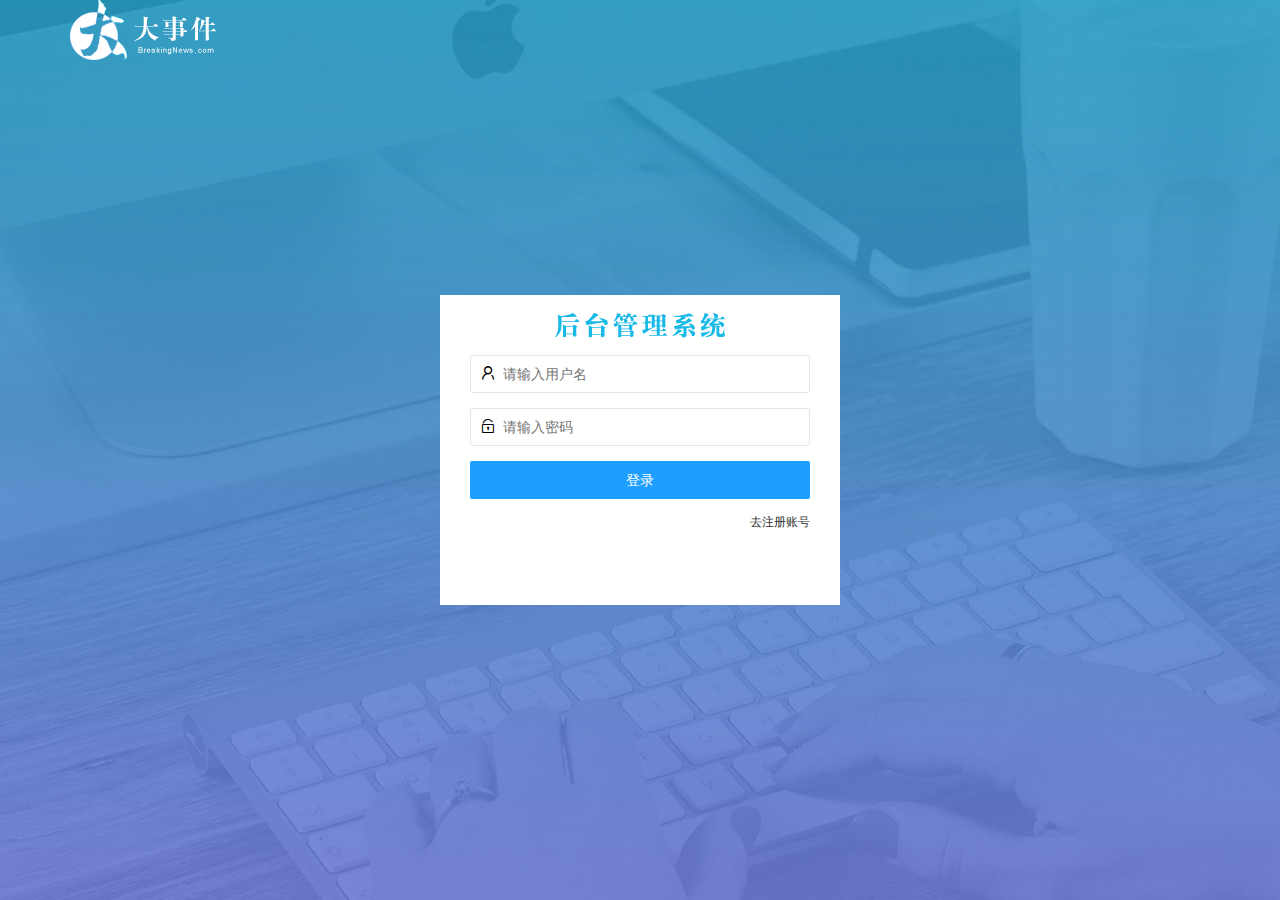
<file: login.html>
<!DOCTYPE html>
<html lang="en">

<head>
    <meta charset="UTF-8">
    <meta name="viewport" content="width=device-width, initial-scale=1.0">
    <title>大事件登录与注册</title>
    <!-- 导入 LayUI 的样式 -->
    <link rel="stylesheet" href="/assets/lib/layui/css/layui.css" />
    <!-- 导入自己的样式表 -->
    <link rel="stylesheet" href="/assets/css/login.css" />
</head>

<body>
    <!-- 头部的 logo 区域 -->
    <div class="layui-main">
        <img src="/assets/images/logo.png" alt="">
    </div>

    <!-- 登录注册区域 -->
    <div class="loginAndRegBox">
        <div class="title-box"></div>
        <!-- 登录的div -->
        <div class="login-box">
            <form class="layui-form" id="form_login">
                <!-- 用户名 -->
                <div class="layui-form-item">
                    <i class="layui-icon layui-icon-username"></i>
                    <input type="text" name="username" required lay-verify="required" placeholder="请输入用户名"
                        autocomplete="off" class="layui-input">
                </div>
                <!-- 密码 -->
                <div class="layui-form-item">
                    <i class="layui-icon layui-icon-password"></i>
                    <input type="password" name="password" required lay-verify="required|pwd" placeholder="请输入密码"
                        autocomplete="off" class="layui-input">
                </div>
                <!-- 登录按钮 -->
                <div class="layui-form-item">
                    <!-- 注意：表单提交按钮和普通按钮的区别，就是 lay-submit 属性 -->
                    <button class="layui-btn layui-btn-fluid layui-btn-normal" lay-submit>登录</button>
                </div>
                <div class="layui-form-item links">
                    <a href="javascript:;" id="link_reg">去注册账号</a>
                </div>
            </form>
        </div>

        <!-- 注册的div -->
        <div class="reg-box">
            <form class="layui-form" id="form_reg">
                <!-- 用户名 -->
                <div class="layui-form-item">
                    <i class="layui-icon layui-icon-username"></i>
                    <input type="text" name="username" required lay-verify="required" placeholder="请输入用户名"
                        autocomplete="off" class="layui-input">
                </div>
                <!-- 密码 -->
                <div class="layui-form-item">
                    <i class="layui-icon layui-icon-password"></i>
                    <input type="password" name="password" required lay-verify="required|pwd" placeholder="请输入密码"
                        autocomplete="off" class="layui-input">
                </div>
                <!-- 密码确认框 -->
                <div class="layui-form-item">
                    <i class="layui-icon layui-icon-password"></i>
                    <input type="password" name="repassword" required lay-verify="required|pwd|repwd"
                        placeholder="再次确认密码" autocomplete="off" class="layui-input">
                </div>
                <!-- 登录按钮 -->
                <div class="layui-form-item">
                    <!-- 注意：表单提交按钮和普通按钮的区别，就是 lay-submit 属性 -->
                    <button class="layui-btn layui-btn-fluid layui-btn-normal" lay-submit>注册</button>
                </div>
                <div class="layui-form-item links">
                    <a href="javascript:;" id="link_login">去登录</a>
                </div>
            </form>

        </div>



    </div>

    <!-- 导入 Layui 的JS文件 -->
    <script src="/assets/lib/layui/layui.all.js"></script>
    <!-- 导入 JQuery -->
    <script src="/assets/lib/jquery.js"></script>
    <!-- 导入自己封装的 baseAPI.js -->
    <script src="/assets/js/baseAPI.js"></script>
    <!-- 导入自己的 JavaScript 脚本 -->
    <script src="/assets/js/login.js"></script>
</body>

</html>
</file>
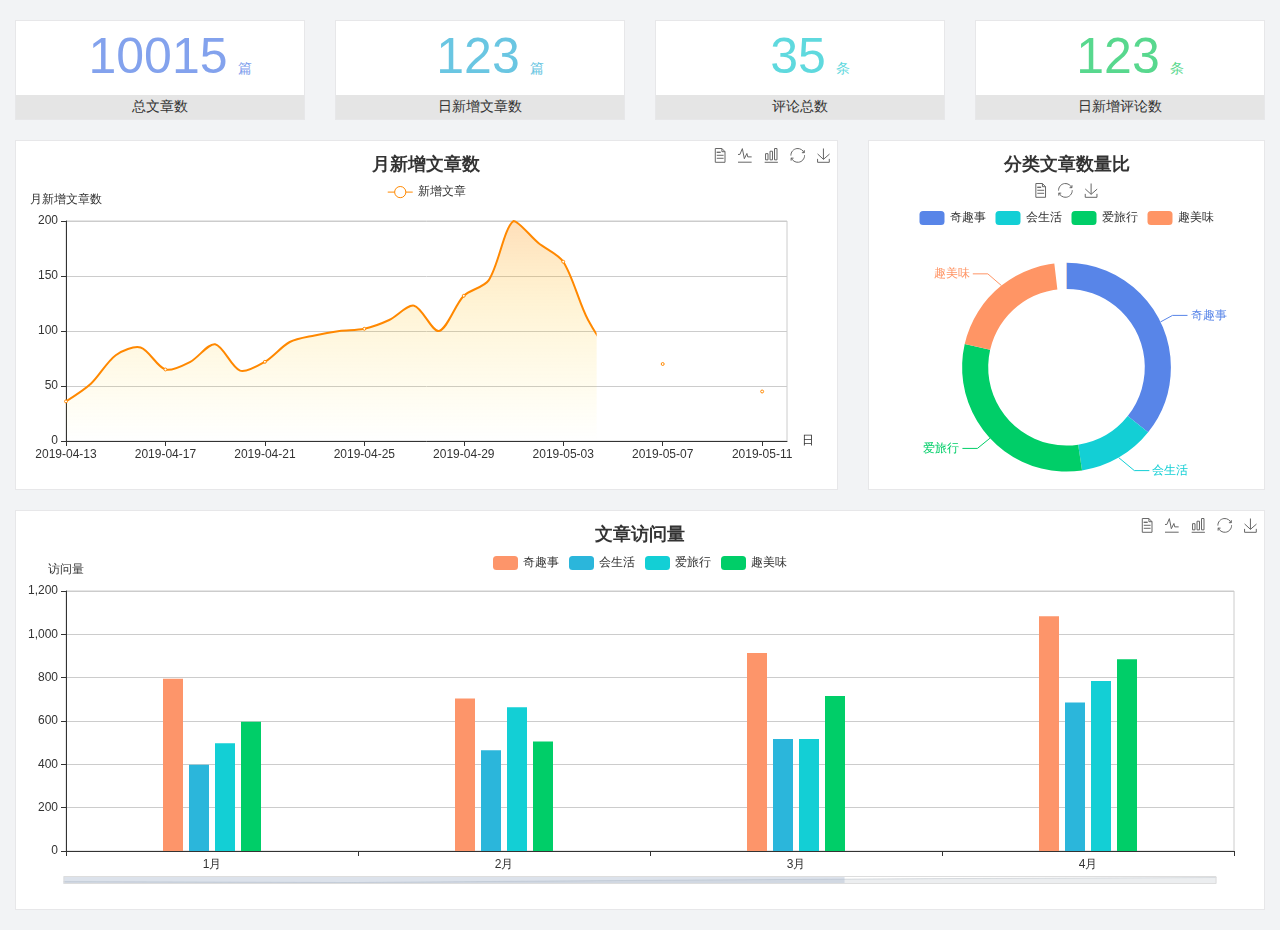
<file: home/dashboard.html>
<!DOCTYPE html>
<html lang="en">

<head>
  <meta charset="UTF-8">
  <meta name="viewport" content="width=device-width, initial-scale=1.0">
  <meta http-equiv="X-UA-Compatible" content="ie=edge">
  <title>图表统计</title>
  <link rel="stylesheet" href="../../assets/lib/bootstrap.css" />
  <link rel="stylesheet" href="../../assets/lib/main.css" />
  <script src="../../assets/lib/jquery.js"></script>
  <script type="text/javascript" src="../../assets/lib/echarts.min.js"></script>
</head>

<body>
  <div class="container-fluid">
    <div class="row spannel_list">
      <div class="col-sm-3 col-xs-6">
        <div class="spannel">
          <em>10015</em><span>篇</span>
          <b>总文章数</b>
        </div>
      </div>
      <div class="col-sm-3 col-xs-6">
        <div class="spannel scolor01">
          <em>123</em><span>篇</span>
          <b>日新增文章数</b>
        </div>
      </div>
      <div class="col-sm-3 col-xs-6">
        <div class="spannel scolor02">
          <em>35</em><span>条</span>
          <b>评论总数</b>
        </div>
      </div>
      <div class="col-sm-3 col-xs-6">
        <div class="spannel scolor03">
          <em>123</em><span>条</span>
          <b>日新增评论数</b>
        </div>
      </div>
    </div>
  </div>

  <div class="container-fluid">
    <div class="row curve-pie">
      <div class="col-lg-8 col-md-8">
        <div class="gragh_pannel" id="curve_show"></div>
      </div>
      <div class="col-lg-4 col-md-4">
        <div class="gragh_pannel" id="pie_show"></div>
      </div>
    </div>
  </div>

  <div class="container-fluid">
    <div class="column_pannel" id="column_show"></div>
  </div>

  <script>
    var oChart = echarts.init(document.getElementById('curve_show'));
    var aList_all = [
      { 'count': 36, 'date': '2019-04-13' },
      { 'count': 52, 'date': '2019-04-14' },
      { 'count': 78, 'date': '2019-04-15' },
      { 'count': 85, 'date': '2019-04-16' },
      { 'count': 65, 'date': '2019-04-17' },
      { 'count': 72, 'date': '2019-04-18' },
      { 'count': 88, 'date': '2019-04-19' },
      { 'count': 64, 'date': '2019-04-20' },
      { 'count': 72, 'date': '2019-04-21' },
      { 'count': 90, 'date': '2019-04-22' },
      { 'count': 96, 'date': '2019-04-23' },
      { 'count': 100, 'date': '2019-04-24' },
      { 'count': 102, 'date': '2019-04-25' },
      { 'count': 110, 'date': '2019-04-26' },
      { 'count': 123, 'date': '2019-04-27' },
      { 'count': 100, 'date': '2019-04-28' },
      { 'count': 132, 'date': '2019-04-29' },
      { 'count': 146, 'date': '2019-04-30' },
      { 'count': 200, 'date': '2019-05-01' },
      { 'count': 180, 'date': '2019-05-02' },
      { 'count': 163, 'date': '2019-05-03' },
      { 'count': 110, 'date': '2019-05-04' },
      { 'count': 80, 'date': '2019-05-05' },
      { 'count': 82, 'date': '2019-05-06' },
      { 'count': 70, 'date': '2019-05-07' },
      { 'count': 65, 'date': '2019-05-08' },
      { 'count': 54, 'date': '2019-05-09' },
      { 'count': 40, 'date': '2019-05-10' },
      { 'count': 45, 'date': '2019-05-11' },
      { 'count': 38, 'date': '2019-05-12' },
    ];

    let aCount = [];
    let aDate = [];

    for (var i = 0; i < aList_all.length; i++) {
      aCount.push(aList_all[i].count);
      aDate.push(aList_all[i].date);
    }

    var chartopt = {
      title: {
        text: '月新增文章数',
        left: 'center',
        top: '10'
      },
      tooltip: {
        trigger: 'axis'
      },
      legend: {
        data: ['新增文章'],
        top: '40'
      },
      toolbox: {
        show: true,
        feature: {
          mark: { show: true },
          dataView: { show: true, readOnly: false },
          magicType: { show: true, type: ['line', 'bar'] },
          restore: { show: true },
          saveAsImage: { show: true }
        }
      },
      calculable: true,
      xAxis: [
        {
          name: '日',
          type: 'category',
          boundaryGap: false,
          data: aDate
        }
      ],
      yAxis: [
        {
          name: '月新增文章数',
          type: 'value'
        }
      ],
      series: [
        {
          name: '新增文章',
          type: 'line',
          smooth: true,
          itemStyle: { normal: { areaStyle: { type: 'default' }, color: '#f80' }, lineStyle: { color: '#f80' } },
          data: aCount
        }],
      areaStyle: {
        normal: {
          color: new echarts.graphic.LinearGradient(0, 0, 0, 1, [{
            offset: 0,
            color: 'rgba(255,136,0,0.39)'
          }, {
            offset: .34,
            color: 'rgba(255,180,0,0.25)'
          }, {
            offset: 1,
            color: 'rgba(255,222,0,0.00)'
          }])

        }
      },
      grid: {
        show: true,
        x: 50,
        x2: 50,
        y: 80,
        height: 220
      }
    };

    oChart.setOption(chartopt);


    var oPie = echarts.init(document.getElementById('pie_show'));
    var oPieopt =
    {
      title: {
        top: 10,
        text: '分类文章数量比',
        x: 'center'
      },
      tooltip: {
        trigger: 'item',
        formatter: "{a} <br/>{b} : {c} ({d}%)"
      },
      color: ['#5885e8', '#13cfd5', '#00ce68', '#ff9565'],
      legend: {
        x: 'center',
        top: 65,
        data: ['奇趣事', '会生活', '爱旅行', '趣美味']
      },
      toolbox: {
        show: true,
        x: 'center',
        top: 35,
        feature: {
          mark: { show: true },
          dataView: { show: true, readOnly: false },
          magicType: {
            show: true,
            type: ['pie', 'funnel'],
            option: {
              funnel: {
                x: '25%',
                width: '50%',
                funnelAlign: 'left',
                max: 1548
              }
            }
          },
          restore: { show: true },
          saveAsImage: { show: true }
        }
      },
      calculable: true,
      series: [
        {
          name: '访问来源',
          type: 'pie',
          radius: ['45%', '60%'],
          center: ['50%', '65%'],
          data: [
            { value: 300, name: '奇趣事' },
            { value: 100, name: '会生活' },
            { value: 260, name: '爱旅行' },
            { value: 180, name: '趣美味' }
          ]
        }
      ]
    };
    oPie.setOption(oPieopt);



    var oColumn = this.echarts.init(document.getElementById('column_show'));
    var oColumnopt =
    {
      title: {
        text: '文章访问量',
        left: 'center',
        top: '10'
      },
      tooltip: {
        trigger: 'axis'
      },
      legend: {
        data: ['奇趣事', '会生活', '爱旅行', '趣美味'],
        top: '40'
      },
      toolbox: {
        show: true,
        feature: {
          mark: { show: true },
          dataView: { show: true, readOnly: false },
          magicType: { show: true, type: ['line', 'bar'] },
          restore: { show: true },
          saveAsImage: { show: true }
        }
      },
      calculable: true,
      xAxis: [
        {
          type: 'category',
          data: ['1月', '2月', '3月', '4月', '5月']
        }
      ],
      yAxis: [
        {
          name: '访问量',
          type: 'value'
        }
      ],
      series: [
        {
          name: '奇趣事',
          type: 'bar',
          barWidth: 20,
          itemStyle: {
            normal: { areaStyle: { type: 'default' }, color: '#fd956a' }
          },
          data: [800, 708, 920, 1090, 1200]
        },
        {
          name: '会生活',
          type: 'bar',
          barWidth: 20,
          itemStyle: {
            normal: { areaStyle: { type: 'default' }, color: '#2bb6db' }
          },
          data: [400, 468, 520, 690, 800]
        },
        {
          name: '爱旅行',
          type: 'bar',
          barWidth: 20,
          itemStyle: {
            normal: { areaStyle: { type: 'default' }, color: '#13cfd5' }
          },
          data: [500, 668, 520, 790, 900]
        },
        {
          name: '趣美味',
          type: 'bar',
          barWidth: 20,
          itemStyle: {
            normal: { areaStyle: { type: 'default' }, color: '#00ce68' }
          },
          data: [600, 508, 720, 890, 1000]
        }
      ],
      grid: {
        show: true,
        x: 50,
        x2: 30,
        y: 80,
        height: 260
      },
      dataZoom: [//给x轴设置滚动条
        {
          start: 0,//默认为0
          end: 100 - 1000 / 31,//默认为100
          type: 'slider',
          show: true,
          xAxisIndex: [0],
          handleSize: 0,//滑动条的 左右2个滑动条的大小
          height: 8,//组件高度
          left: 45, //左边的距离
          right: 50,//右边的距离
          bottom: 26,//右边的距离
          handleColor: '#ddd',//h滑动图标的颜色
          handleStyle: {
            borderColor: "#cacaca",
            borderWidth: "1",
            shadowBlur: 2,
            background: "#ddd",
            shadowColor: "#ddd",
          }
        }]
    };
    oColumn.setOption(oColumnopt);
  </script>
</body>

</html>
</file>
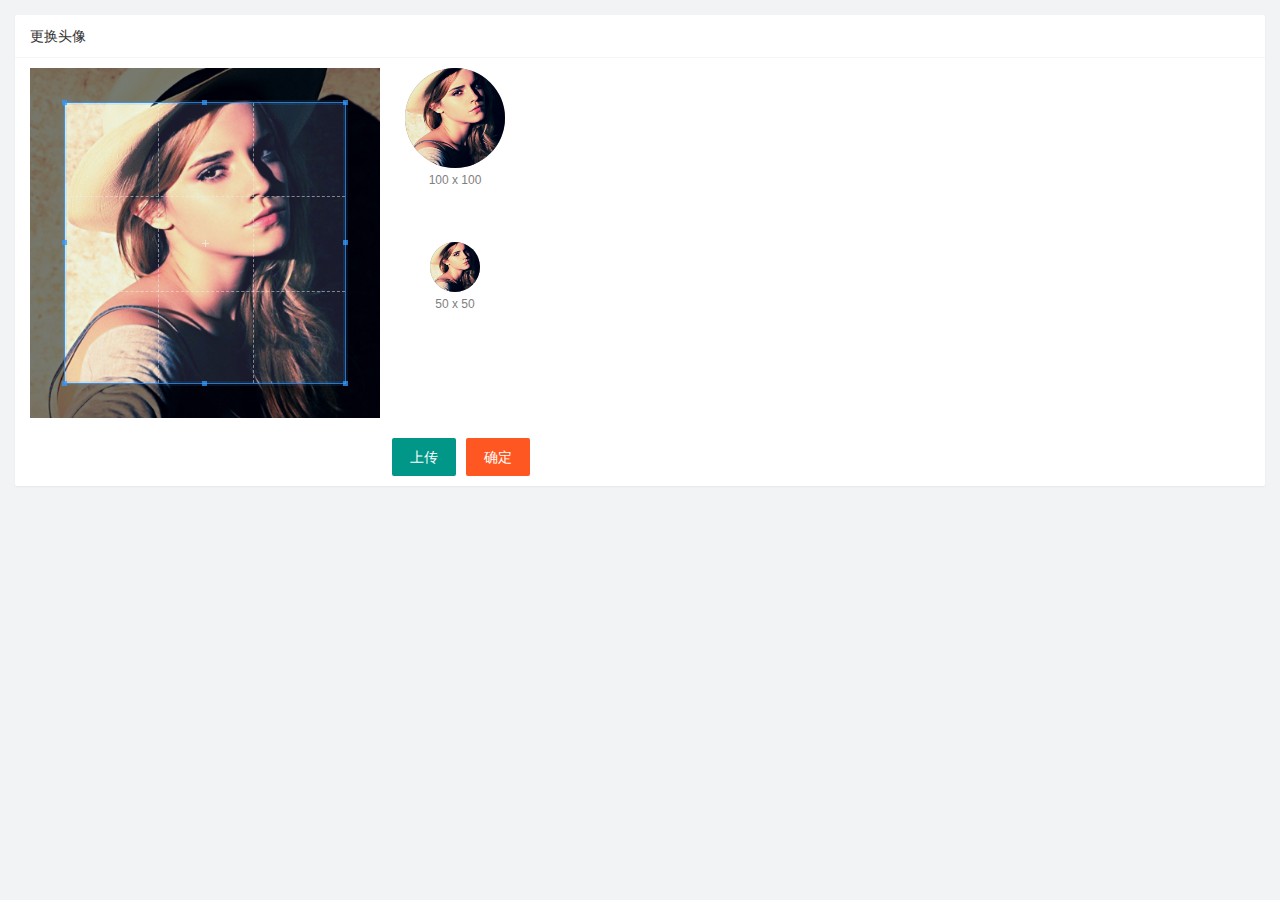
<file: user/user_avatar.html>
<!DOCTYPE html>
<html lang="en">

<head>
    <meta charset="UTF-8">
    <meta name="viewport" content="width=device-width, initial-scale=1.0">
    <title>Document</title>
    <!-- 导入 layui 的样式 -->
    <link rel="stylesheet" href="/assets/lib/layui/css/layui.css">
    <!-- 导入cropper样式 -->
    <link rel="stylesheet" href="/assets/lib/cropper/cropper.css" />
    <!-- 导入自己的样式 -->
    <link rel="stylesheet" href="/assets/css/user/user_avatar.css">
</head>

<body>
    <div class="layui-card">
        <div class="layui-card-header">更换头像</div>
        <div class="layui-card-body">
            <!-- 第一行的图片裁剪和预览区域 -->
            <div class="row1">
                <!-- 图片裁剪区域 -->
                <div class="cropper-box">
                    <!-- 这个 img 标签很重要，将来会把它初始化为裁剪区域 -->
                    <img id="image" src="/assets/images/sample.jpg" />
                </div>
                <!-- 图片的预览区域 -->
                <div class="preview-box">
                    <div>
                        <!-- 宽高为 100px 的预览区域 -->
                        <div class="img-preview w100"></div>
                        <p class="size">100 x 100</p>
                    </div>
                    <div>
                        <!-- 宽高为 50px 的预览区域 -->
                        <div class="img-preview w50"></div>
                        <p class="size">50 x 50</p>
                    </div>
                </div>
            </div>
            <!-- 第二行的按钮区域 -->
            <div class="row2">
                <input type="file" id="file" accept="image/png,image/jpeg">
                <button type="button" class="layui-btn" id="btnChooseImage">上传</button>
                <button type="button" class="layui-btn layui-btn-danger" id="btnUpload">确定</button>
            </div>

        </div>
    </div>


    <!-- 导入layui的js -->
    <script src="/assets/lib/layui/layui.all.js"></script>
    <!-- 导入jQuery -->
    <script src="/assets/lib/jquery.js"></script>
    <!-- 导入脚本 -->
    <script src="/assets/lib/cropper/Cropper.js"></script>
    <script src="/assets/lib/cropper/jquery-cropper.js"></script>
    <!-- 导入baseAPI -->
    <script src="/assets/js/baseAPI.js"></script>
    <!-- 导入自己的js -->
    <script src="/assets/js/user/user_avatar.js"></script>
</body>

</html>
</file>
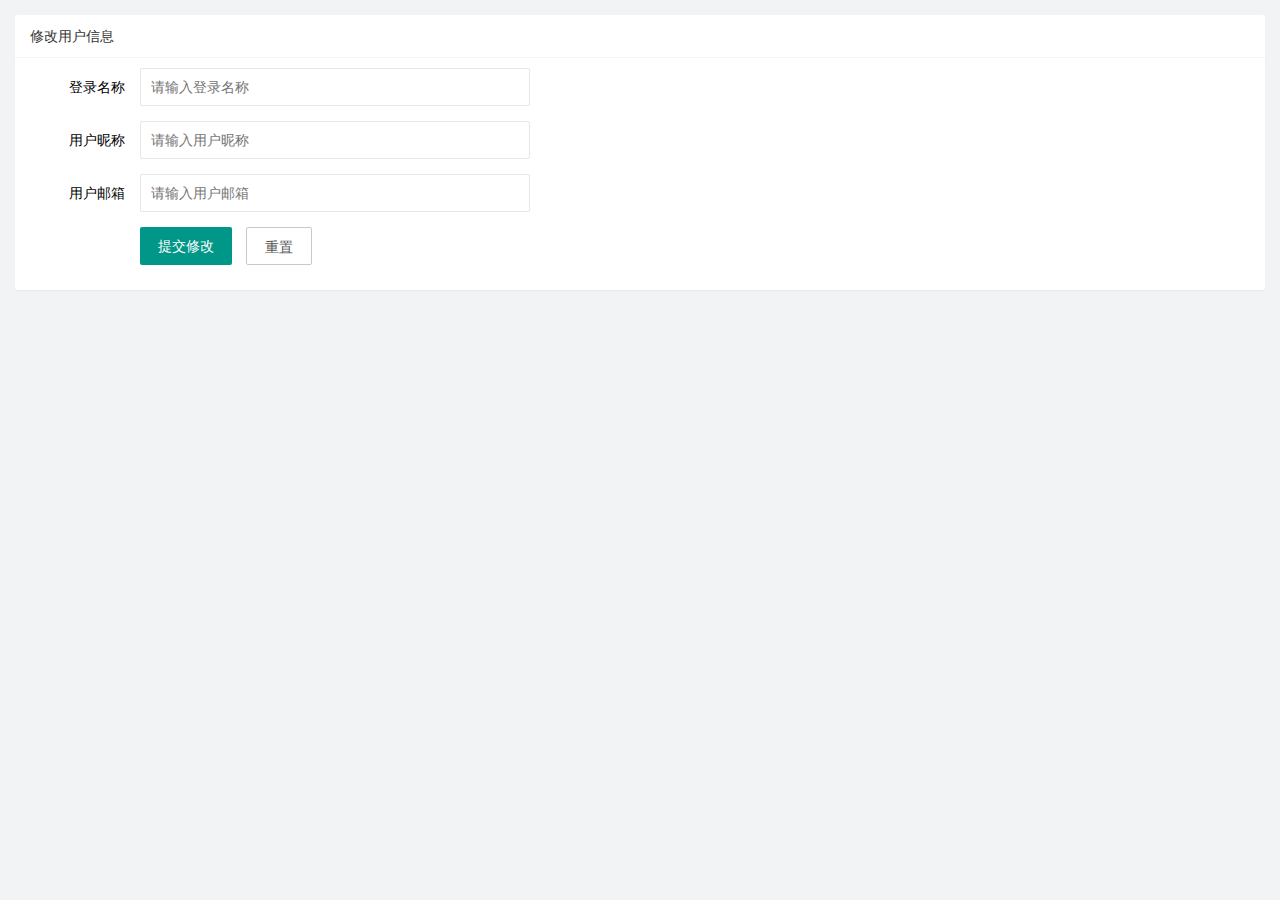
<file: user/user_info.html>
<!DOCTYPE html>
<html lang="en">

<head>
    <meta charset="UTF-8">
    <meta name="viewport" content="width=device-width, initial-scale=1.0">
    <title>Document</title>
    <!-- 导入 layui 的样式 -->
    <link rel="stylesheet" href="/assets/lib/layui/css/layui.css">
    <!-- 导入自己的样式 -->
    <link rel="stylesheet" href="/assets/css/user/user_info.css">
</head>

<body>
    <!-- 卡片区域 -->
    <div class="layui-card">
        <div class="layui-card-header">修改用户信息</div>
        <div class="layui-card-body">
            <!-- form 表单区域 -->
            <form class="layui-form" lay-filter="formUserInfo">
                <!-- 这是隐藏域 -->
                <input type="hidden" name="id" value=""> 
                <div class="layui-form-item">
                    <label class="layui-form-label">登录名称</label>
                    <div class="layui-input-block">
                        <input type="text" name="username" required lay-verify="required" placeholder="请输入登录名称"
                            autocomplete="off" class="layui-input">
                    </div>
                </div>
                <div class="layui-form-item">
                    <label class="layui-form-label">用户昵称</label>
                    <div class="layui-input-block">
                        <input type="text" name="nickname" required lay-verify="required|nickname" placeholder="请输入用户昵称"
                            autocomplete="off" class="layui-input">
                    </div>
                </div>
                <div class="layui-form-item">
                    <label class="layui-form-label">用户邮箱</label>
                    <div class="layui-input-block">
                        <input type="text" name="email" required lay-verify="required|email" placeholder="请输入用户邮箱"
                            autocomplete="off" class="layui-input">
                    </div>
                </div>
                <div class="layui-form-item">
                    <div class="layui-input-block">
                        <button class="layui-btn" lay-submit lay-filter="formDemo">提交修改</button>
                        <button type="reset" class="layui-btn layui-btn-primary" id="btnReset">重置</button>
                    </div>
                </div>
            </form>
        </div>
    </div>

    <!-- 导入layui的js -->
    <script src="/assets/lib/layui/layui.all.js"></script>
    <!-- 导入jQuery -->
    <script src="/assets/lib/jquery.js"></script>
    <!-- 导入baseAPI -->
    <script src="/assets/js/baseAPI.js"></script>
    <!-- 导入自己的js -->
    <script src="/assets/js/user/user_info.js"></script>
</body>

</html>
</file>
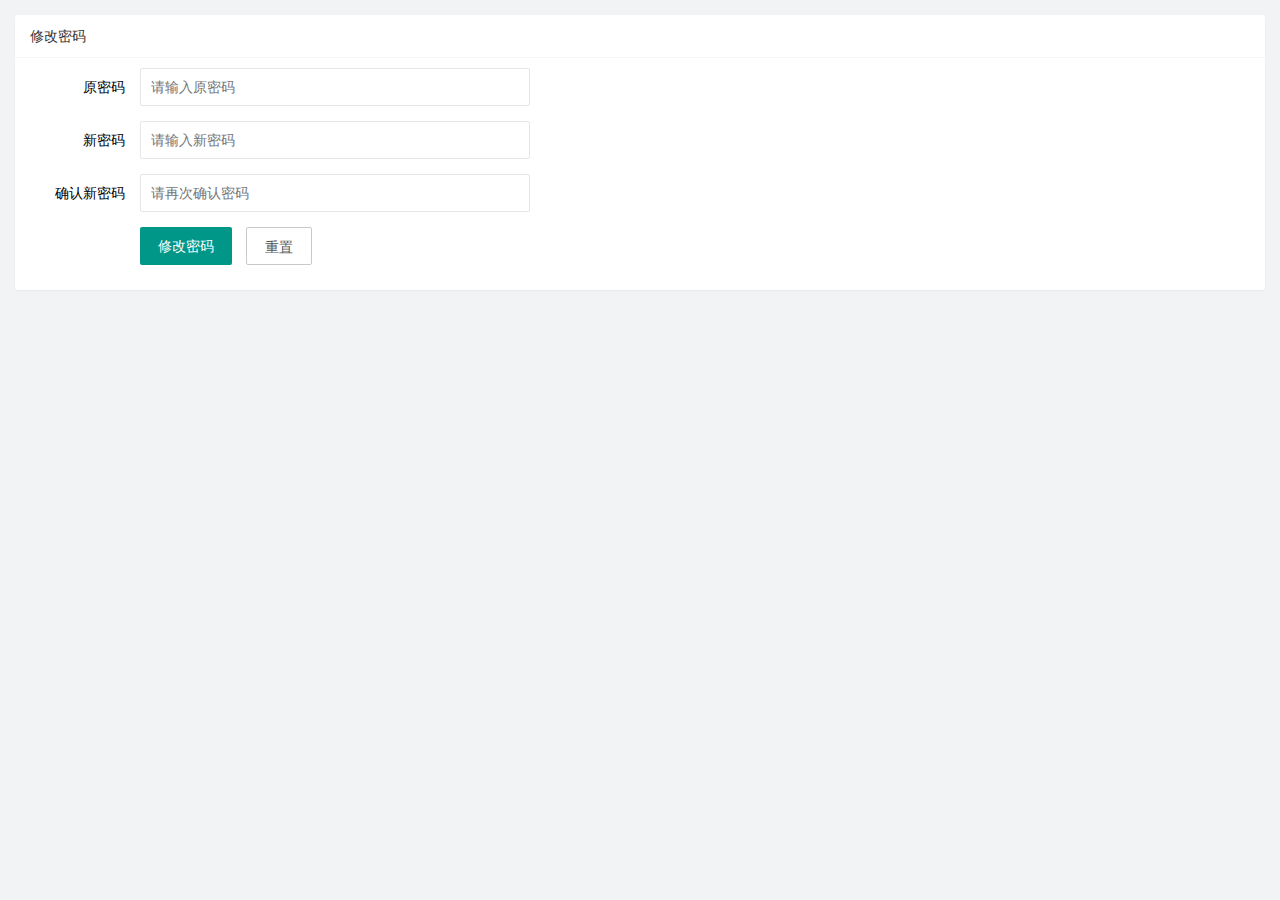
<file: user/user_pwd.html>
<!DOCTYPE html>
<html lang="en">

<head>
    <meta charset="UTF-8">
    <meta name="viewport" content="width=device-width, initial-scale=1.0">
    <title>Document</title>
    <!-- 导入 layui 的样式 -->
    <link rel="stylesheet" href="/assets/lib/layui/css/layui.css">
    <!-- 导入自己的样式 -->
    <link rel="stylesheet" href="/assets/css/user/user_pwd.css">
</head>

<body>
    <div class="layui-card">
        <div class="layui-card-header">修改密码</div>
        <div class="layui-card-body">
            <form class="layui-form" action="">
                <div class="layui-form-item">
                    <label class="layui-form-label">原密码</label>
                    <div class="layui-input-block">
                        <input type="password" name="oldPwd" required lay-verify="required|pwd" placeholder="请输入原密码"
                            autocomplete="off" class="layui-input">
                    </div>
                </div>

                <div class="layui-form-item">
                    <label class="layui-form-label">新密码</label>
                    <div class="layui-input-block">
                        <input type="password" name="newPwd" required lay-verify="required|pwd|samePwd" placeholder="请输入新密码"
                            autocomplete="off" class="layui-input">
                    </div>
                </div>

                <div class="layui-form-item">
                    <label class="layui-form-label">确认新密码</label>
                    <div class="layui-input-block">
                        <input type="password" name="rePwd" required lay-verify="required|pwd|rePwd" placeholder="请再次确认密码"
                            autocomplete="off" class="layui-input">
                    </div>
                </div>
                <div class="layui-form-item">
                    <div class="layui-input-block">
                        <button class="layui-btn" lay-submit lay-filter="formDemo">修改密码</button>
                        <button type="reset" class="layui-btn layui-btn-primary">重置</button>
                    </div>
                </div>
            </form>
        </div>
    </div>

    <!-- 导入layui的js -->
    <script src="/assets/lib/layui/layui.all.js"></script>
    <!-- 导入jQuery -->
    <script src="/assets/lib/jquery.js"></script>
    <!-- 导入baseAPI -->
    <script src="/assets/js/baseAPI.js"></script>
    <!-- 导入自己的js -->
    <script src="/assets/js/user/user_pwd.js"></script>
</body>

</html>
</file>
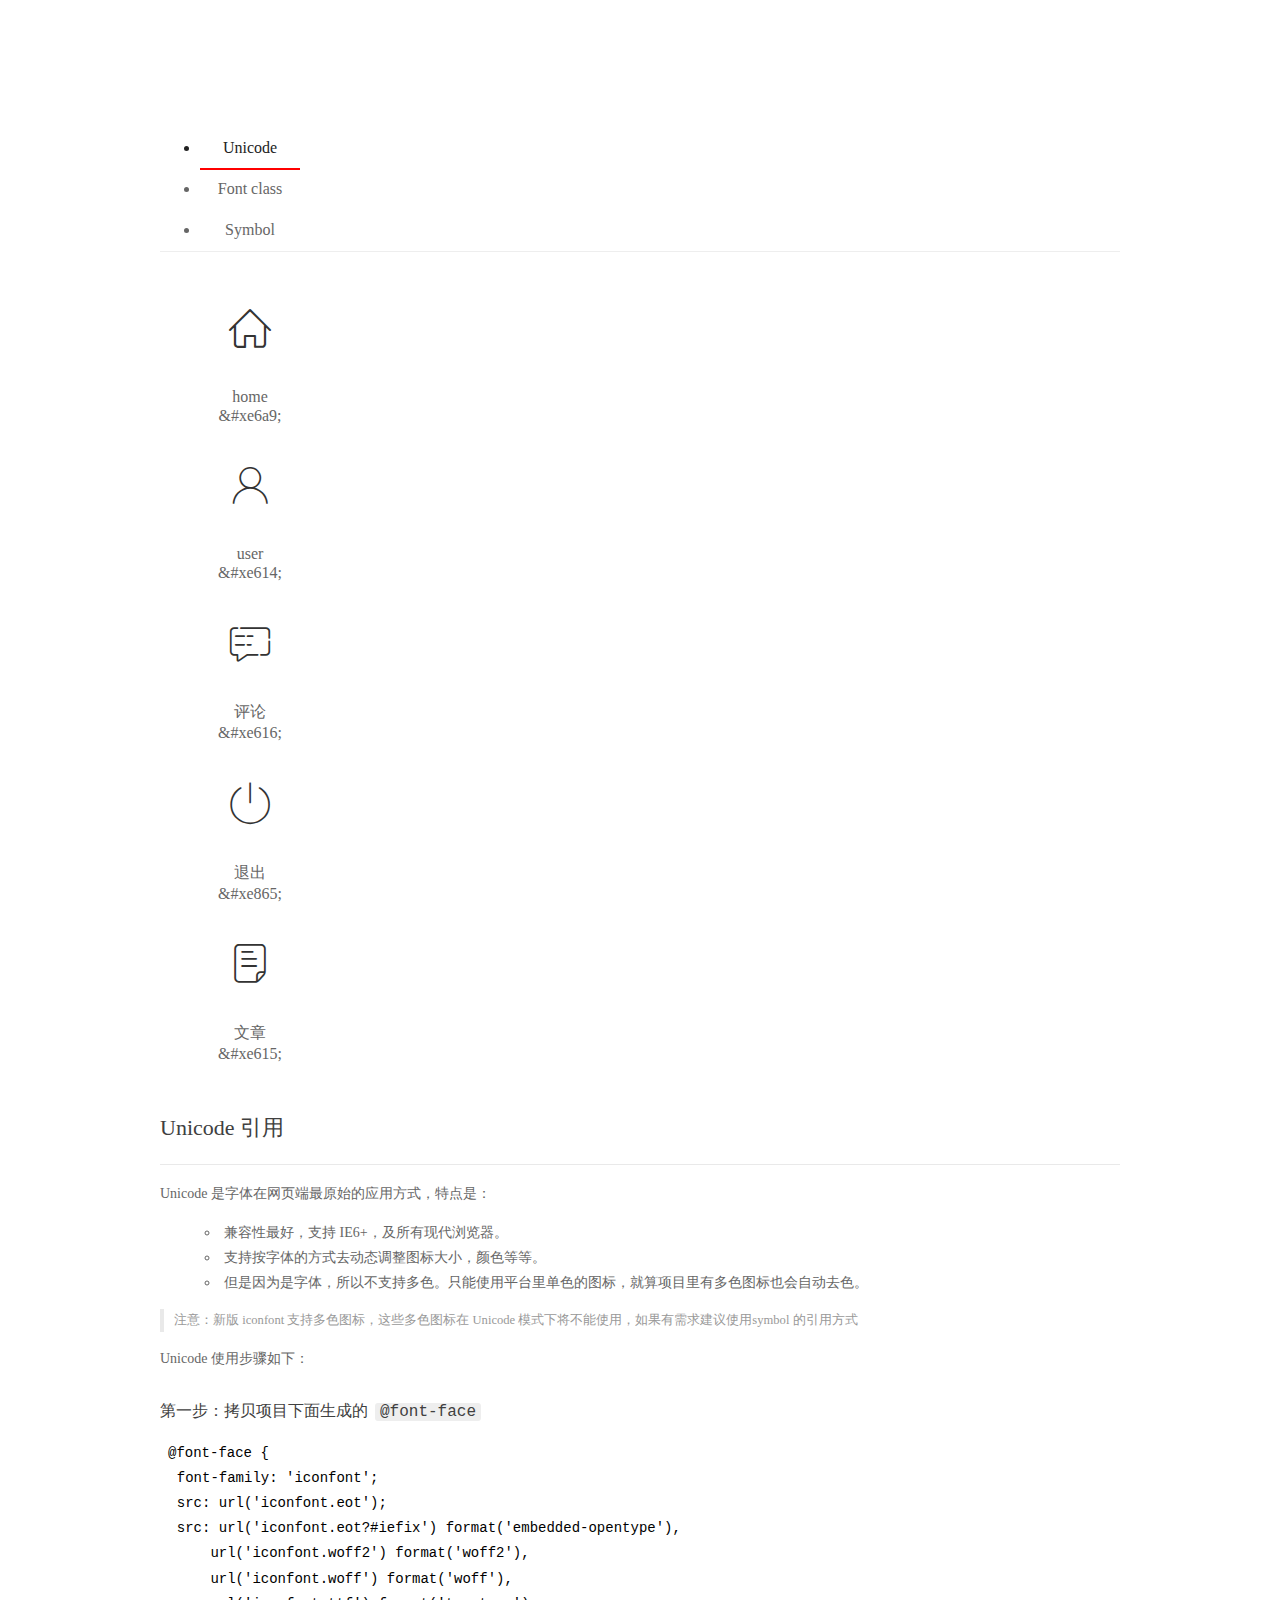
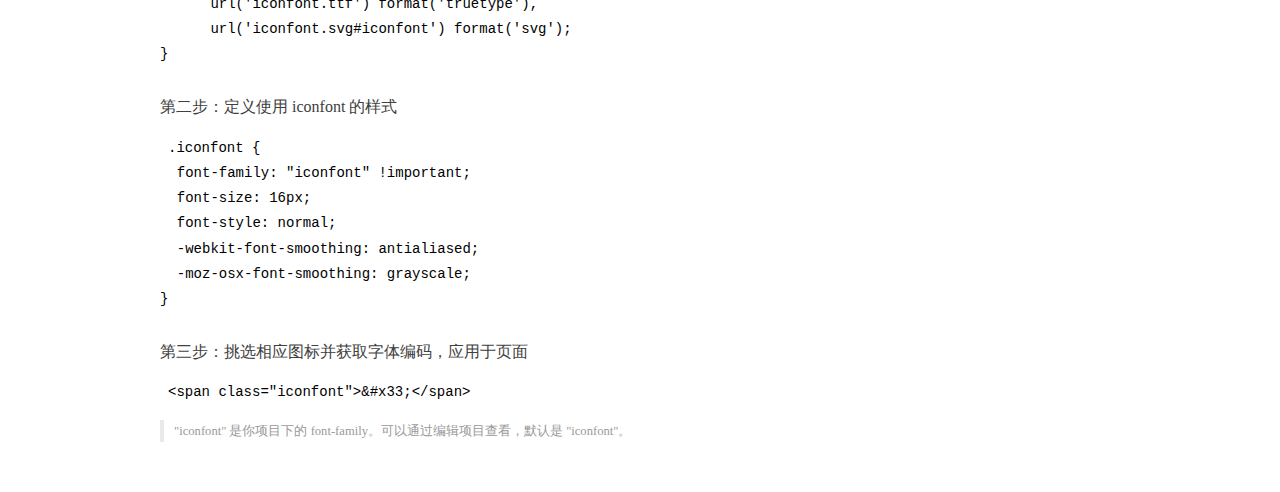
<file: assets/fonts/demo_index.html>
<!DOCTYPE html>
<html>
<head>
  <meta charset="utf-8"/>
  <title>IconFont Demo</title>
  <link rel="shortcut icon" href="https://gtms04.alicdn.com/tps/i4/TB1_oz6GVXXXXaFXpXXJDFnIXXX-64-64.ico" type="image/x-icon"/>
  <link rel="stylesheet" href="https://g.alicdn.com/thx/cube/1.3.2/cube.min.css">
  <link rel="stylesheet" href="demo.css">
  <link rel="stylesheet" href="iconfont.css">
  <script src="iconfont.js"></script>
  <!-- jQuery -->
  <script src="https://a1.alicdn.com/oss/uploads/2018/12/26/7bfddb60-08e8-11e9-9b04-53e73bb6408b.js"></script>
  <!-- 代码高亮 -->
  <script src="https://a1.alicdn.com/oss/uploads/2018/12/26/a3f714d0-08e6-11e9-8a15-ebf944d7534c.js"></script>
</head>
<body>
  <div class="main">
    <h1 class="logo"><a href="https://www.iconfont.cn/" title="iconfont 首页" target="_blank">&#xe86b;</a></h1>
    <div class="nav-tabs">
      <ul id="tabs" class="dib-box">
        <li class="dib active"><span>Unicode</span></li>
        <li class="dib"><span>Font class</span></li>
        <li class="dib"><span>Symbol</span></li>
      </ul>
      
    </div>
    <div class="tab-container">
      <div class="content unicode" style="display: block;">
          <ul class="icon_lists dib-box">
          
            <li class="dib">
              <span class="icon iconfont">&#xe6a9;</span>
                <div class="name">home</div>
                <div class="code-name">&amp;#xe6a9;</div>
              </li>
          
            <li class="dib">
              <span class="icon iconfont">&#xe614;</span>
                <div class="name">user</div>
                <div class="code-name">&amp;#xe614;</div>
              </li>
          
            <li class="dib">
              <span class="icon iconfont">&#xe616;</span>
                <div class="name">评论</div>
                <div class="code-name">&amp;#xe616;</div>
              </li>
          
            <li class="dib">
              <span class="icon iconfont">&#xe865;</span>
                <div class="name">退出</div>
                <div class="code-name">&amp;#xe865;</div>
              </li>
          
            <li class="dib">
              <span class="icon iconfont">&#xe615;</span>
                <div class="name">文章</div>
                <div class="code-name">&amp;#xe615;</div>
              </li>
          
          </ul>
          <div class="article markdown">
          <h2 id="unicode-">Unicode 引用</h2>
          <hr>

          <p>Unicode 是字体在网页端最原始的应用方式，特点是：</p>
          <ul>
            <li>兼容性最好，支持 IE6+，及所有现代浏览器。</li>
            <li>支持按字体的方式去动态调整图标大小，颜色等等。</li>
            <li>但是因为是字体，所以不支持多色。只能使用平台里单色的图标，就算项目里有多色图标也会自动去色。</li>
          </ul>
          <blockquote>
            <p>注意：新版 iconfont 支持多色图标，这些多色图标在 Unicode 模式下将不能使用，如果有需求建议使用symbol 的引用方式</p>
          </blockquote>
          <p>Unicode 使用步骤如下：</p>
          <h3 id="-font-face">第一步：拷贝项目下面生成的 <code>@font-face</code></h3>
<pre><code class="language-css"
>@font-face {
  font-family: 'iconfont';
  src: url('iconfont.eot');
  src: url('iconfont.eot?#iefix') format('embedded-opentype'),
      url('iconfont.woff2') format('woff2'),
      url('iconfont.woff') format('woff'),
      url('iconfont.ttf') format('truetype'),
      url('iconfont.svg#iconfont') format('svg');
}
</code></pre>
          <h3 id="-iconfont-">第二步：定义使用 iconfont 的样式</h3>
<pre><code class="language-css"
>.iconfont {
  font-family: "iconfont" !important;
  font-size: 16px;
  font-style: normal;
  -webkit-font-smoothing: antialiased;
  -moz-osx-font-smoothing: grayscale;
}
</code></pre>
          <h3 id="-">第三步：挑选相应图标并获取字体编码，应用于页面</h3>
<pre>
<code class="language-html"
>&lt;span class="iconfont"&gt;&amp;#x33;&lt;/span&gt;
</code></pre>
          <blockquote>
            <p>"iconfont" 是你项目下的 font-family。可以通过编辑项目查看，默认是 "iconfont"。</p>
          </blockquote>
          </div>
      </div>
      <div class="content font-class">
        <ul class="icon_lists dib-box">
          
          <li class="dib">
            <span class="icon iconfont icon-home"></span>
            <div class="name">
              home
            </div>
            <div class="code-name">.icon-home
            </div>
          </li>
          
          <li class="dib">
            <span class="icon iconfont icon-user"></span>
            <div class="name">
              user
            </div>
            <div class="code-name">.icon-user
            </div>
          </li>
          
          <li class="dib">
            <span class="icon iconfont icon-pinglun"></span>
            <div class="name">
              评论
            </div>
            <div class="code-name">.icon-pinglun
            </div>
          </li>
          
          <li class="dib">
            <span class="icon iconfont icon-tuichu"></span>
            <div class="name">
              退出
            </div>
            <div class="code-name">.icon-tuichu
            </div>
          </li>
          
          <li class="dib">
            <span class="icon iconfont icon-16"></span>
            <div class="name">
              文章
            </div>
            <div class="code-name">.icon-16
            </div>
          </li>
          
        </ul>
        <div class="article markdown">
        <h2 id="font-class-">font-class 引用</h2>
        <hr>

        <p>font-class 是 Unicode 使用方式的一种变种，主要是解决 Unicode 书写不直观，语意不明确的问题。</p>
        <p>与 Unicode 使用方式相比，具有如下特点：</p>
        <ul>
          <li>兼容性良好，支持 IE8+，及所有现代浏览器。</li>
          <li>相比于 Unicode 语意明确，书写更直观。可以很容易分辨这个 icon 是什么。</li>
          <li>因为使用 class 来定义图标，所以当要替换图标时，只需要修改 class 里面的 Unicode 引用。</li>
          <li>不过因为本质上还是使用的字体，所以多色图标还是不支持的。</li>
        </ul>
        <p>使用步骤如下：</p>
        <h3 id="-fontclass-">第一步：引入项目下面生成的 fontclass 代码：</h3>
<pre><code class="language-html">&lt;link rel="stylesheet" href="./iconfont.css"&gt;
</code></pre>
        <h3 id="-">第二步：挑选相应图标并获取类名，应用于页面：</h3>
<pre><code class="language-html">&lt;span class="iconfont icon-xxx"&gt;&lt;/span&gt;
</code></pre>
        <blockquote>
          <p>"
            iconfont" 是你项目下的 font-family。可以通过编辑项目查看，默认是 "iconfont"。</p>
        </blockquote>
      </div>
      </div>
      <div class="content symbol">
          <ul class="icon_lists dib-box">
          
            <li class="dib">
                <svg class="icon svg-icon" aria-hidden="true">
                  <use xlink:href="#icon-home"></use>
                </svg>
                <div class="name">home</div>
                <div class="code-name">#icon-home</div>
            </li>
          
            <li class="dib">
                <svg class="icon svg-icon" aria-hidden="true">
                  <use xlink:href="#icon-user"></use>
                </svg>
                <div class="name">user</div>
                <div class="code-name">#icon-user</div>
            </li>
          
            <li class="dib">
                <svg class="icon svg-icon" aria-hidden="true">
                  <use xlink:href="#icon-pinglun"></use>
                </svg>
                <div class="name">评论</div>
                <div class="code-name">#icon-pinglun</div>
            </li>
          
            <li class="dib">
                <svg class="icon svg-icon" aria-hidden="true">
                  <use xlink:href="#icon-tuichu"></use>
                </svg>
                <div class="name">退出</div>
                <div class="code-name">#icon-tuichu</div>
            </li>
          
            <li class="dib">
                <svg class="icon svg-icon" aria-hidden="true">
                  <use xlink:href="#icon-16"></use>
                </svg>
                <div class="name">文章</div>
                <div class="code-name">#icon-16</div>
            </li>
          
          </ul>
          <div class="article markdown">
          <h2 id="symbol-">Symbol 引用</h2>
          <hr>

          <p>这是一种全新的使用方式，应该说这才是未来的主流，也是平台目前推荐的用法。相关介绍可以参考这篇<a href="">文章</a>
            这种用法其实是做了一个 SVG 的集合，与另外两种相比具有如下特点：</p>
          <ul>
            <li>支持多色图标了，不再受单色限制。</li>
            <li>通过一些技巧，支持像字体那样，通过 <code>font-size</code>, <code>color</code> 来调整样式。</li>
            <li>兼容性较差，支持 IE9+，及现代浏览器。</li>
            <li>浏览器渲染 SVG 的性能一般，还不如 png。</li>
          </ul>
          <p>使用步骤如下：</p>
          <h3 id="-symbol-">第一步：引入项目下面生成的 symbol 代码：</h3>
<pre><code class="language-html">&lt;script src="./iconfont.js"&gt;&lt;/script&gt;
</code></pre>
          <h3 id="-css-">第二步：加入通用 CSS 代码（引入一次就行）：</h3>
<pre><code class="language-html">&lt;style&gt;
.icon {
  width: 1em;
  height: 1em;
  vertical-align: -0.15em;
  fill: currentColor;
  overflow: hidden;
}
&lt;/style&gt;
</code></pre>
          <h3 id="-">第三步：挑选相应图标并获取类名，应用于页面：</h3>
<pre><code class="language-html">&lt;svg class="icon" aria-hidden="true"&gt;
  &lt;use xlink:href="#icon-xxx"&gt;&lt;/use&gt;
&lt;/svg&gt;
</code></pre>
          </div>
      </div>

    </div>
  </div>
  <script>
  $(document).ready(function () {
      $('.tab-container .content:first').show()

      $('#tabs li').click(function (e) {
        var tabContent = $('.tab-container .content')
        var index = $(this).index()

        if ($(this).hasClass('active')) {
          return
        } else {
          $('#tabs li').removeClass('active')
          $(this).addClass('active')

          tabContent.hide().eq(index).fadeIn()
        }
      })
    })
  </script>
</body>
</html>
</file>
<file: assets/lib/layui/css/layui.css>
/** layui-v2.5.5 MIT License By https://www.layui.com */
 .layui-inline,img{display:inline-block;vertical-align:middle}h1,h2,h3,h4,h5,h6{font-weight:400}.layui-edge,.layui-header,.layui-inline,.layui-main{position:relative}.layui-body,.layui-edge,.layui-elip{overflow:hidden}.layui-btn,.layui-edge,.layui-inline,img{vertical-align:middle}.layui-btn,.layui-disabled,.layui-icon,.layui-unselect{-moz-user-select:none;-webkit-user-select:none;-ms-user-select:none}.layui-elip,.layui-form-checkbox span,.layui-form-pane .layui-form-label{text-overflow:ellipsis;white-space:nowrap}.layui-breadcrumb,.layui-tree-btnGroup{visibility:hidden}blockquote,body,button,dd,div,dl,dt,form,h1,h2,h3,h4,h5,h6,input,li,ol,p,pre,td,textarea,th,ul{margin:0;padding:0;-webkit-tap-highlight-color:rgba(0,0,0,0)}a:active,a:hover{outline:0}img{border:none}li{list-style:none}table{border-collapse:collapse;border-spacing:0}h4,h5,h6{font-size:100%}button,input,optgroup,option,select,textarea{font-family:inherit;font-size:inherit;font-style:inherit;font-weight:inherit;outline:0}pre{white-space:pre-wrap;white-space:-moz-pre-wrap;white-space:-pre-wrap;white-space:-o-pre-wrap;word-wrap:break-word}body{line-height:24px;font:14px Helvetica Neue,Helvetica,PingFang SC,Tahoma,Arial,sans-serif}hr{height:1px;margin:10px 0;border:0;clear:both}a{color:#333;text-decoration:none}a:hover{color:#777}a cite{font-style:normal;*cursor:pointer}.layui-border-box,.layui-border-box *{box-sizing:border-box}.layui-box,.layui-box *{box-sizing:content-box}.layui-clear{clear:both;*zoom:1}.layui-clear:after{content:'\20';clear:both;*zoom:1;display:block;height:0}.layui-inline{*display:inline;*zoom:1}.layui-edge{display:inline-block;width:0;height:0;border-width:6px;border-style:dashed;border-color:transparent}.layui-edge-top{top:-4px;border-bottom-color:#999;border-bottom-style:solid}.layui-edge-right{border-left-color:#999;border-left-style:solid}.layui-edge-bottom{top:2px;border-top-color:#999;border-top-style:solid}.layui-edge-left{border-right-color:#999;border-right-style:solid}.layui-disabled,.layui-disabled:hover{color:#d2d2d2!important;cursor:not-allowed!important}.layui-circle{border-radius:100%}.layui-show{display:block!important}.layui-hide{display:none!important}@font-face{font-family:layui-icon;src:url(../font/iconfont.eot?v=250);src:url(../font/iconfont.eot?v=250#iefix) format('embedded-opentype'),url(../font/iconfont.woff2?v=250) format('woff2'),url(../font/iconfont.woff?v=250) format('woff'),url(../font/iconfont.ttf?v=250) format('truetype'),url(../font/iconfont.svg?v=250#layui-icon) format('svg')}.layui-icon{font-family:layui-icon!important;font-size:16px;font-style:normal;-webkit-font-smoothing:antialiased;-moz-osx-font-smoothing:grayscale}.layui-icon-reply-fill:before{content:"\e611"}.layui-icon-set-fill:before{content:"\e614"}.layui-icon-menu-fill:before{content:"\e60f"}.layui-icon-search:before{content:"\e615"}.layui-icon-share:before{content:"\e641"}.layui-icon-set-sm:before{content:"\e620"}.layui-icon-engine:before{content:"\e628"}.layui-icon-close:before{content:"\1006"}.layui-icon-close-fill:before{content:"\1007"}.layui-icon-chart-screen:before{content:"\e629"}.layui-icon-star:before{content:"\e600"}.layui-icon-circle-dot:before{content:"\e617"}.layui-icon-chat:before{content:"\e606"}.layui-icon-release:before{content:"\e609"}.layui-icon-list:before{content:"\e60a"}.layui-icon-chart:before{content:"\e62c"}.layui-icon-ok-circle:before{content:"\1005"}.layui-icon-layim-theme:before{content:"\e61b"}.layui-icon-table:before{content:"\e62d"}.layui-icon-right:before{content:"\e602"}.layui-icon-left:before{content:"\e603"}.layui-icon-cart-simple:before{content:"\e698"}.layui-icon-face-cry:before{content:"\e69c"}.layui-icon-face-smile:before{content:"\e6af"}.layui-icon-survey:before{content:"\e6b2"}.layui-icon-tree:before{content:"\e62e"}.layui-icon-upload-circle:before{content:"\e62f"}.layui-icon-add-circle:before{content:"\e61f"}.layui-icon-download-circle:before{content:"\e601"}.layui-icon-templeate-1:before{content:"\e630"}.layui-icon-util:before{content:"\e631"}.layui-icon-face-surprised:before{content:"\e664"}.layui-icon-edit:before{content:"\e642"}.layui-icon-speaker:before{content:"\e645"}.layui-icon-down:before{content:"\e61a"}.layui-icon-file:before{content:"\e621"}.layui-icon-layouts:before{content:"\e632"}.layui-icon-rate-half:before{content:"\e6c9"}.layui-icon-add-circle-fine:before{content:"\e608"}.layui-icon-prev-circle:before{content:"\e633"}.layui-icon-read:before{content:"\e705"}.layui-icon-404:before{content:"\e61c"}.layui-icon-carousel:before{content:"\e634"}.layui-icon-help:before{content:"\e607"}.layui-icon-code-circle:before{content:"\e635"}.layui-icon-water:before{content:"\e636"}.layui-icon-username:before{content:"\e66f"}.layui-icon-find-fill:before{content:"\e670"}.layui-icon-about:before{content:"\e60b"}.layui-icon-location:before{content:"\e715"}.layui-icon-up:before{content:"\e619"}.layui-icon-pause:before{content:"\e651"}.layui-icon-date:before{content:"\e637"}.layui-icon-layim-uploadfile:before{content:"\e61d"}.layui-icon-delete:before{content:"\e640"}.layui-icon-play:before{content:"\e652"}.layui-icon-top:before{content:"\e604"}.layui-icon-friends:before{content:"\e612"}.layui-icon-refresh-3:before{content:"\e9aa"}.layui-icon-ok:before{content:"\e605"}.layui-icon-layer:before{content:"\e638"}.layui-icon-face-smile-fine:before{content:"\e60c"}.layui-icon-dollar:before{content:"\e659"}.layui-icon-group:before{content:"\e613"}.layui-icon-layim-download:before{content:"\e61e"}.layui-icon-picture-fine:before{content:"\e60d"}.layui-icon-link:before{content:"\e64c"}.layui-icon-diamond:before{content:"\e735"}.layui-icon-log:before{content:"\e60e"}.layui-icon-rate-solid:before{content:"\e67a"}.layui-icon-fonts-del:before{content:"\e64f"}.layui-icon-unlink:before{content:"\e64d"}.layui-icon-fonts-clear:before{content:"\e639"}.layui-icon-triangle-r:before{content:"\e623"}.layui-icon-circle:before{content:"\e63f"}.layui-icon-radio:before{content:"\e643"}.layui-icon-align-center:before{content:"\e647"}.layui-icon-align-right:before{content:"\e648"}.layui-icon-align-left:before{content:"\e649"}.layui-icon-loading-1:before{content:"\e63e"}.layui-icon-return:before{content:"\e65c"}.layui-icon-fonts-strong:before{content:"\e62b"}.layui-icon-upload:before{content:"\e67c"}.layui-icon-dialogue:before{content:"\e63a"}.layui-icon-video:before{content:"\e6ed"}.layui-icon-headset:before{content:"\e6fc"}.layui-icon-cellphone-fine:before{content:"\e63b"}.layui-icon-add-1:before{content:"\e654"}.layui-icon-face-smile-b:before{content:"\e650"}.layui-icon-fonts-html:before{content:"\e64b"}.layui-icon-form:before{content:"\e63c"}.layui-icon-cart:before{content:"\e657"}.layui-icon-camera-fill:before{content:"\e65d"}.layui-icon-tabs:before{content:"\e62a"}.layui-icon-fonts-code:before{content:"\e64e"}.layui-icon-fire:before{content:"\e756"}.layui-icon-set:before{content:"\e716"}.layui-icon-fonts-u:before{content:"\e646"}.layui-icon-triangle-d:before{content:"\e625"}.layui-icon-tips:before{content:"\e702"}.layui-icon-picture:before{content:"\e64a"}.layui-icon-more-vertical:before{content:"\e671"}.layui-icon-flag:before{content:"\e66c"}.layui-icon-loading:before{content:"\e63d"}.layui-icon-fonts-i:before{content:"\e644"}.layui-icon-refresh-1:before{content:"\e666"}.layui-icon-rmb:before{content:"\e65e"}.layui-icon-home:before{content:"\e68e"}.layui-icon-user:before{content:"\e770"}.layui-icon-notice:before{content:"\e667"}.layui-icon-login-weibo:before{content:"\e675"}.layui-icon-voice:before{content:"\e688"}.layui-icon-upload-drag:before{content:"\e681"}.layui-icon-login-qq:before{content:"\e676"}.layui-icon-snowflake:before{content:"\e6b1"}.layui-icon-file-b:before{content:"\e655"}.layui-icon-template:before{content:"\e663"}.layui-icon-auz:before{content:"\e672"}.layui-icon-console:before{content:"\e665"}.layui-icon-app:before{content:"\e653"}.layui-icon-prev:before{content:"\e65a"}.layui-icon-website:before{content:"\e7ae"}.layui-icon-next:before{content:"\e65b"}.layui-icon-component:before{content:"\e857"}.layui-icon-more:before{content:"\e65f"}.layui-icon-login-wechat:before{content:"\e677"}.layui-icon-shrink-right:before{content:"\e668"}.layui-icon-spread-left:before{content:"\e66b"}.layui-icon-camera:before{content:"\e660"}.layui-icon-note:before{content:"\e66e"}.layui-icon-refresh:before{content:"\e669"}.layui-icon-female:before{content:"\e661"}.layui-icon-male:before{content:"\e662"}.layui-icon-password:before{content:"\e673"}.layui-icon-senior:before{content:"\e674"}.layui-icon-theme:before{content:"\e66a"}.layui-icon-tread:before{content:"\e6c5"}.layui-icon-praise:before{content:"\e6c6"}.layui-icon-star-fill:before{content:"\e658"}.layui-icon-rate:before{content:"\e67b"}.layui-icon-template-1:before{content:"\e656"}.layui-icon-vercode:before{content:"\e679"}.layui-icon-cellphone:before{content:"\e678"}.layui-icon-screen-full:before{content:"\e622"}.layui-icon-screen-restore:before{content:"\e758"}.layui-icon-cols:before{content:"\e610"}.layui-icon-export:before{content:"\e67d"}.layui-icon-print:before{content:"\e66d"}.layui-icon-slider:before{content:"\e714"}.layui-icon-addition:before{content:"\e624"}.layui-icon-subtraction:before{content:"\e67e"}.layui-icon-service:before{content:"\e626"}.layui-icon-transfer:before{content:"\e691"}.layui-main{width:1140px;margin:0 auto}.layui-header{z-index:1000;height:60px}.layui-header a:hover{transition:all .5s;-webkit-transition:all .5s}.layui-side{position:fixed;left:0;top:0;bottom:0;z-index:999;width:200px;overflow-x:hidden}.layui-side-scroll{position:relative;width:220px;height:100%;overflow-x:hidden}.layui-body{position:absolute;left:200px;right:0;top:0;bottom:0;z-index:998;width:auto;overflow-y:auto;box-sizing:border-box}.layui-layout-body{overflow:hidden}.layui-layout-admin .layui-header{background-color:#23262E}.layui-layout-admin .layui-side{top:60px;width:200px;overflow-x:hidden}.layui-layout-admin .layui-body{position:fixed;top:60px;bottom:44px}.layui-layout-admin .layui-main{width:auto;margin:0 15px}.layui-layout-admin .layui-footer{position:fixed;left:200px;right:0;bottom:0;height:44px;line-height:44px;padding:0 15px;background-color:#eee}.layui-layout-admin .layui-logo{position:absolute;left:0;top:0;width:200px;height:100%;line-height:60px;text-align:center;color:#009688;font-size:16px}.layui-layout-admin .layui-header .layui-nav{background:0 0}.layui-layout-left{position:absolute!important;left:200px;top:0}.layui-layout-right{position:absolute!important;right:0;top:0}.layui-container{position:relative;margin:0 auto;padding:0 15px;box-sizing:border-box}.layui-fluid{position:relative;margin:0 auto;padding:0 15px}.layui-row:after,.layui-row:before{content:'';display:block;clear:both}.layui-col-lg1,.layui-col-lg10,.layui-col-lg11,.layui-col-lg12,.layui-col-lg2,.layui-col-lg3,.layui-col-lg4,.layui-col-lg5,.layui-col-lg6,.layui-col-lg7,.layui-col-lg8,.layui-col-lg9,.layui-col-md1,.layui-col-md10,.layui-col-md11,.layui-col-md12,.layui-col-md2,.layui-col-md3,.layui-col-md4,.layui-col-md5,.layui-col-md6,.layui-col-md7,.layui-col-md8,.layui-col-md9,.layui-col-sm1,.layui-col-sm10,.layui-col-sm11,.layui-col-sm12,.layui-col-sm2,.layui-col-sm3,.layui-col-sm4,.layui-col-sm5,.layui-col-sm6,.layui-col-sm7,.layui-col-sm8,.layui-col-sm9,.layui-col-xs1,.layui-col-xs10,.layui-col-xs11,.layui-col-xs12,.layui-col-xs2,.layui-col-xs3,.layui-col-xs4,.layui-col-xs5,.layui-col-xs6,.layui-col-xs7,.layui-col-xs8,.layui-col-xs9{position:relative;display:block;box-sizing:border-box}.layui-col-xs1,.layui-col-xs10,.layui-col-xs11,.layui-col-xs12,.layui-col-xs2,.layui-col-xs3,.layui-col-xs4,.layui-col-xs5,.layui-col-xs6,.layui-col-xs7,.layui-col-xs8,.layui-col-xs9{float:left}.layui-col-xs1{width:8.33333333%}.layui-col-xs2{width:16.66666667%}.layui-col-xs3{width:25%}.layui-col-xs4{width:33.33333333%}.layui-col-xs5{width:41.66666667%}.layui-col-xs6{width:50%}.layui-col-xs7{width:58.33333333%}.layui-col-xs8{width:66.66666667%}.layui-col-xs9{width:75%}.layui-col-xs10{width:83.33333333%}.layui-col-xs11{width:91.66666667%}.layui-col-xs12{width:100%}.layui-col-xs-offset1{margin-left:8.33333333%}.layui-col-xs-offset2{margin-left:16.66666667%}.layui-col-xs-offset3{margin-left:25%}.layui-col-xs-offset4{margin-left:33.33333333%}.layui-col-xs-offset5{margin-left:41.66666667%}.layui-col-xs-offset6{margin-left:50%}.layui-col-xs-offset7{margin-left:58.33333333%}.layui-col-xs-offset8{margin-left:66.66666667%}.layui-col-xs-offset9{margin-left:75%}.layui-col-xs-offset10{margin-left:83.33333333%}.layui-col-xs-offset11{margin-left:91.66666667%}.layui-col-xs-offset12{margin-left:100%}@media screen and (max-width:768px){.layui-hide-xs{display:none!important}.layui-show-xs-block{display:block!important}.layui-show-xs-inline{display:inline!important}.layui-show-xs-inline-block{display:inline-block!important}}@media screen and (min-width:768px){.layui-container{width:750px}.layui-hide-sm{display:none!important}.layui-show-sm-block{display:block!important}.layui-show-sm-inline{display:inline!important}.layui-show-sm-inline-block{display:inline-block!important}.layui-col-sm1,.layui-col-sm10,.layui-col-sm11,.layui-col-sm12,.layui-col-sm2,.layui-col-sm3,.layui-col-sm4,.layui-col-sm5,.layui-col-sm6,.layui-col-sm7,.layui-col-sm8,.layui-col-sm9{float:left}.layui-col-sm1{width:8.33333333%}.layui-col-sm2{width:16.66666667%}.layui-col-sm3{width:25%}.layui-col-sm4{width:33.33333333%}.layui-col-sm5{width:41.66666667%}.layui-col-sm6{width:50%}.layui-col-sm7{width:58.33333333%}.layui-col-sm8{width:66.66666667%}.layui-col-sm9{width:75%}.layui-col-sm10{width:83.33333333%}.layui-col-sm11{width:91.66666667%}.layui-col-sm12{width:100%}.layui-col-sm-offset1{margin-left:8.33333333%}.layui-col-sm-offset2{margin-left:16.66666667%}.layui-col-sm-offset3{margin-left:25%}.layui-col-sm-offset4{margin-left:33.33333333%}.layui-col-sm-offset5{margin-left:41.66666667%}.layui-col-sm-offset6{margin-left:50%}.layui-col-sm-offset7{margin-left:58.33333333%}.layui-col-sm-offset8{margin-left:66.66666667%}.layui-col-sm-offset9{margin-left:75%}.layui-col-sm-offset10{margin-left:83.33333333%}.layui-col-sm-offset11{margin-left:91.66666667%}.layui-col-sm-offset12{margin-left:100%}}@media screen and (min-width:992px){.layui-container{width:970px}.layui-hide-md{display:none!important}.layui-show-md-block{display:block!important}.layui-show-md-inline{display:inline!important}.layui-show-md-inline-block{display:inline-block!important}.layui-col-md1,.layui-col-md10,.layui-col-md11,.layui-col-md12,.layui-col-md2,.layui-col-md3,.layui-col-md4,.layui-col-md5,.layui-col-md6,.layui-col-md7,.layui-col-md8,.layui-col-md9{float:left}.layui-col-md1{width:8.33333333%}.layui-col-md2{width:16.66666667%}.layui-col-md3{width:25%}.layui-col-md4{width:33.33333333%}.layui-col-md5{width:41.66666667%}.layui-col-md6{width:50%}.layui-col-md7{width:58.33333333%}.layui-col-md8{width:66.66666667%}.layui-col-md9{width:75%}.layui-col-md10{width:83.33333333%}.layui-col-md11{width:91.66666667%}.layui-col-md12{width:100%}.layui-col-md-offset1{margin-left:8.33333333%}.layui-col-md-offset2{margin-left:16.66666667%}.layui-col-md-offset3{margin-left:25%}.layui-col-md-offset4{margin-left:33.33333333%}.layui-col-md-offset5{margin-left:41.66666667%}.layui-col-md-offset6{margin-left:50%}.layui-col-md-offset7{margin-left:58.33333333%}.layui-col-md-offset8{margin-left:66.66666667%}.layui-col-md-offset9{margin-left:75%}.layui-col-md-offset10{margin-left:83.33333333%}.layui-col-md-offset11{margin-left:91.66666667%}.layui-col-md-offset12{margin-left:100%}}@media screen and (min-width:1200px){.layui-container{width:1170px}.layui-hide-lg{display:none!important}.layui-show-lg-block{display:block!important}.layui-show-lg-inline{display:inline!important}.layui-show-lg-inline-block{display:inline-block!important}.layui-col-lg1,.layui-col-lg10,.layui-col-lg11,.layui-col-lg12,.layui-col-lg2,.layui-col-lg3,.layui-col-lg4,.layui-col-lg5,.layui-col-lg6,.layui-col-lg7,.layui-col-lg8,.layui-col-lg9{float:left}.layui-col-lg1{width:8.33333333%}.layui-col-lg2{width:16.66666667%}.layui-col-lg3{width:25%}.layui-col-lg4{width:33.33333333%}.layui-col-lg5{width:41.66666667%}.layui-col-lg6{width:50%}.layui-col-lg7{width:58.33333333%}.layui-col-lg8{width:66.66666667%}.layui-col-lg9{width:75%}.layui-col-lg10{width:83.33333333%}.layui-col-lg11{width:91.66666667%}.layui-col-lg12{width:100%}.layui-col-lg-offset1{margin-left:8.33333333%}.layui-col-lg-offset2{margin-left:16.66666667%}.layui-col-lg-offset3{margin-left:25%}.layui-col-lg-offset4{margin-left:33.33333333%}.layui-col-lg-offset5{margin-left:41.66666667%}.layui-col-lg-offset6{margin-left:50%}.layui-col-lg-offset7{margin-left:58.33333333%}.layui-col-lg-offset8{margin-left:66.66666667%}.layui-col-lg-offset9{margin-left:75%}.layui-col-lg-offset10{margin-left:83.33333333%}.layui-col-lg-offset11{margin-left:91.66666667%}.layui-col-lg-offset12{margin-left:100%}}.layui-col-space1{margin:-.5px}.layui-col-space1>*{padding:.5px}.layui-col-space3{margin:-1.5px}.layui-col-space3>*{padding:1.5px}.layui-col-space5{margin:-2.5px}.layui-col-space5>*{padding:2.5px}.layui-col-space8{margin:-3.5px}.layui-col-space8>*{padding:3.5px}.layui-col-space10{margin:-5px}.layui-col-space10>*{padding:5px}.layui-col-space12{margin:-6px}.layui-col-space12>*{padding:6px}.layui-col-space15{margin:-7.5px}.layui-col-space15>*{padding:7.5px}.layui-col-space18{margin:-9px}.layui-col-space18>*{padding:9px}.layui-col-space20{margin:-10px}.layui-col-space20>*{padding:10px}.layui-col-space22{margin:-11px}.layui-col-space22>*{padding:11px}.layui-col-space25{margin:-12.5px}.layui-col-space25>*{padding:12.5px}.layui-col-space30{margin:-15px}.layui-col-space30>*{padding:15px}.layui-btn,.layui-input,.layui-select,.layui-textarea,.layui-upload-button{outline:0;-webkit-appearance:none;transition:all .3s;-webkit-transition:all .3s;box-sizing:border-box}.layui-elem-quote{margin-bottom:10px;padding:15px;line-height:22px;border-left:5px solid #009688;border-radius:0 2px 2px 0;background-color:#f2f2f2}.layui-quote-nm{border-style:solid;border-width:1px 1px 1px 5px;background:0 0}.layui-elem-field{margin-bottom:10px;padding:0;border-width:1px;border-style:solid}.layui-elem-field legend{margin-left:20px;padding:0 10px;font-size:20px;font-weight:300}.layui-field-title{margin:10px 0 20px;border-width:1px 0 0}.layui-field-box{padding:10px 15px}.layui-field-title .layui-field-box{padding:10px 0}.layui-progress{position:relative;height:6px;border-radius:20px;background-color:#e2e2e2}.layui-progress-bar{position:absolute;left:0;top:0;width:0;max-width:100%;height:6px;border-radius:20px;text-align:right;background-color:#5FB878;transition:all .3s;-webkit-transition:all .3s}.layui-progress-big,.layui-progress-big .layui-progress-bar{height:18px;line-height:18px}.layui-progress-text{position:relative;top:-20px;line-height:18px;font-size:12px;color:#666}.layui-progress-big .layui-progress-text{position:static;padding:0 10px;color:#fff}.layui-collapse{border-width:1px;border-style:solid;border-radius:2px}.layui-colla-content,.layui-colla-item{border-top-width:1px;border-top-style:solid}.layui-colla-item:first-child{border-top:none}.layui-colla-title{position:relative;height:42px;line-height:42px;padding:0 15px 0 35px;color:#333;background-color:#f2f2f2;cursor:pointer;font-size:14px;overflow:hidden}.layui-colla-content{display:none;padding:10px 15px;line-height:22px;color:#666}.layui-colla-icon{position:absolute;left:15px;top:0;font-size:14px}.layui-card{margin-bottom:15px;border-radius:2px;background-color:#fff;box-shadow:0 1px 2px 0 rgba(0,0,0,.05)}.layui-card:last-child{margin-bottom:0}.layui-card-header{position:relative;height:42px;line-height:42px;padding:0 15px;border-bottom:1px solid #f6f6f6;color:#333;border-radius:2px 2px 0 0;font-size:14px}.layui-bg-black,.layui-bg-blue,.layui-bg-cyan,.layui-bg-green,.layui-bg-orange,.layui-bg-red{color:#fff!important}.layui-card-body{position:relative;padding:10px 15px;line-height:24px}.layui-card-body[pad15]{padding:15px}.layui-card-body[pad20]{padding:20px}.layui-card-body .layui-table{margin:5px 0}.layui-card .layui-tab{margin:0}.layui-panel-window{position:relative;padding:15px;border-radius:0;border-top:5px solid #E6E6E6;background-color:#fff}.layui-auxiliar-moving{position:fixed;left:0;right:0;top:0;bottom:0;width:100%;height:100%;background:0 0;z-index:9999999999}.layui-form-label,.layui-form-mid,.layui-form-select,.layui-input-block,.layui-input-inline,.layui-textarea{position:relative}.layui-bg-red{background-color:#FF5722!important}.layui-bg-orange{background-color:#FFB800!important}.layui-bg-green{background-color:#009688!important}.layui-bg-cyan{background-color:#2F4056!important}.layui-bg-blue{background-color:#1E9FFF!important}.layui-bg-black{background-color:#393D49!important}.layui-bg-gray{background-color:#eee!important;color:#666!important}.layui-badge-rim,.layui-colla-content,.layui-colla-item,.layui-collapse,.layui-elem-field,.layui-form-pane .layui-form-item[pane],.layui-form-pane .layui-form-label,.layui-input,.layui-layedit,.layui-layedit-tool,.layui-quote-nm,.layui-select,.layui-tab-bar,.layui-tab-card,.layui-tab-title,.layui-tab-title .layui-this:after,.layui-textarea{border-color:#e6e6e6}.layui-timeline-item:before,hr{background-color:#e6e6e6}.layui-text{line-height:22px;font-size:14px;color:#666}.layui-text h1,.layui-text h2,.layui-text h3{font-weight:500;color:#333}.layui-text h1{font-size:30px}.layui-text h2{font-size:24px}.layui-text h3{font-size:18px}.layui-text a:not(.layui-btn){color:#01AAED}.layui-text a:not(.layui-btn):hover{text-decoration:underline}.layui-text ul{padding:5px 0 5px 15px}.layui-text ul li{margin-top:5px;list-style-type:disc}.layui-text em,.layui-word-aux{color:#999!important;padding:0 5px!important}.layui-btn{display:inline-block;height:38px;line-height:38px;padding:0 18px;background-color:#009688;color:#fff;white-space:nowrap;text-align:center;font-size:14px;border:none;border-radius:2px;cursor:pointer}.layui-btn:hover{opacity:.8;filter:alpha(opacity=80);color:#fff}.layui-btn:active{opacity:1;filter:alpha(opacity=100)}.layui-btn+.layui-btn{margin-left:10px}.layui-btn-container{font-size:0}.layui-btn-container .layui-btn{margin-right:10px;margin-bottom:10px}.layui-btn-container .layui-btn+.layui-btn{margin-left:0}.layui-table .layui-btn-container .layui-btn{margin-bottom:9px}.layui-btn-radius{border-radius:100px}.layui-btn .layui-icon{margin-right:3px;font-size:18px;vertical-align:bottom;vertical-align:middle\9}.layui-btn-primary{border:1px solid #C9C9C9;background-color:#fff;color:#555}.layui-btn-primary:hover{border-color:#009688;color:#333}.layui-btn-normal{background-color:#1E9FFF}.layui-btn-warm{background-color:#FFB800}.layui-btn-danger{background-color:#FF5722}.layui-btn-checked{background-color:#5FB878}.layui-btn-disabled,.layui-btn-disabled:active,.layui-btn-disabled:hover{border:1px solid #e6e6e6;background-color:#FBFBFB;color:#C9C9C9;cursor:not-allowed;opacity:1}.layui-btn-lg{height:44px;line-height:44px;padding:0 25px;font-size:16px}.layui-btn-sm{height:30px;line-height:30px;padding:0 10px;font-size:12px}.layui-btn-sm i{font-size:16px!important}.layui-btn-xs{height:22px;line-height:22px;padding:0 5px;font-size:12px}.layui-btn-xs i{font-size:14px!important}.layui-btn-group{display:inline-block;vertical-align:middle;font-size:0}.layui-btn-group .layui-btn{margin-left:0!important;margin-right:0!important;border-left:1px solid rgba(255,255,255,.5);border-radius:0}.layui-btn-group .layui-btn-primary{border-left:none}.layui-btn-group .layui-btn-primary:hover{border-color:#C9C9C9;color:#009688}.layui-btn-group .layui-btn:first-child{border-left:none;border-radius:2px 0 0 2px}.layui-btn-group .layui-btn-primary:first-child{border-left:1px solid #c9c9c9}.layui-btn-group .layui-btn:last-child{border-radius:0 2px 2px 0}.layui-btn-group .layui-btn+.layui-btn{margin-left:0}.layui-btn-group+.layui-btn-group{margin-left:10px}.layui-btn-fluid{width:100%}.layui-input,.layui-select,.layui-textarea{height:38px;line-height:1.3;line-height:38px\9;border-width:1px;border-style:solid;background-color:#fff;border-radius:2px}.layui-input::-webkit-input-placeholder,.layui-select::-webkit-input-placeholder,.layui-textarea::-webkit-input-placeholder{line-height:1.3}.layui-input,.layui-textarea{display:block;width:100%;padding-left:10px}.layui-input:hover,.layui-textarea:hover{border-color:#D2D2D2!important}.layui-input:focus,.layui-textarea:focus{border-color:#C9C9C9!important}.layui-textarea{min-height:100px;height:auto;line-height:20px;padding:6px 10px;resize:vertical}.layui-select{padding:0 10px}.layui-form input[type=checkbox],.layui-form input[type=radio],.layui-form select{display:none}.layui-form [lay-ignore]{display:initial}.layui-form-item{margin-bottom:15px;clear:both;*zoom:1}.layui-form-item:after{content:'\20';clear:both;*zoom:1;display:block;height:0}.layui-form-label{float:left;display:block;padding:9px 15px;width:80px;font-weight:400;line-height:20px;text-align:right}.layui-form-label-col{display:block;float:none;padding:9px 0;line-height:20px;text-align:left}.layui-form-item .layui-inline{margin-bottom:5px;margin-right:10px}.layui-input-block{margin-left:110px;min-height:36px}.layui-input-inline{display:inline-block;vertical-align:middle}.layui-form-item .layui-input-inline{float:left;width:190px;margin-right:10px}.layui-form-text .layui-input-inline{width:auto}.layui-form-mid{float:left;display:block;padding:9px 0!important;line-height:20px;margin-right:10px}.layui-form-danger+.layui-form-select .layui-input,.layui-form-danger:focus{border-color:#FF5722!important}.layui-form-select .layui-input{padding-right:30px;cursor:pointer}.layui-form-select .layui-edge{position:absolute;right:10px;top:50%;margin-top:-3px;cursor:pointer;border-width:6px;border-top-color:#c2c2c2;border-top-style:solid;transition:all .3s;-webkit-transition:all .3s}.layui-form-select dl{display:none;position:absolute;left:0;top:42px;padding:5px 0;z-index:899;min-width:100%;border:1px solid #d2d2d2;max-height:300px;overflow-y:auto;background-color:#fff;border-radius:2px;box-shadow:0 2px 4px rgba(0,0,0,.12);box-sizing:border-box}.layui-form-select dl dd,.layui-form-select dl dt{padding:0 10px;line-height:36px;white-space:nowrap;overflow:hidden;text-overflow:ellipsis}.layui-form-select dl dt{font-size:12px;color:#999}.layui-form-select dl dd{cursor:pointer}.layui-form-select dl dd:hover{background-color:#f2f2f2;-webkit-transition:.5s all;transition:.5s all}.layui-form-select .layui-select-group dd{padding-left:20px}.layui-form-select dl dd.layui-select-tips{padding-left:10px!important;color:#999}.layui-form-select dl dd.layui-this{background-color:#5FB878;color:#fff}.layui-form-checkbox,.layui-form-select dl dd.layui-disabled{background-color:#fff}.layui-form-selected dl{display:block}.layui-form-checkbox,.layui-form-checkbox *,.layui-form-switch{display:inline-block;vertical-align:middle}.layui-form-selected .layui-edge{margin-top:-9px;-webkit-transform:rotate(180deg);transform:rotate(180deg);margin-top:-3px\9}:root .layui-form-selected .layui-edge{margin-top:-9px\0/IE9}.layui-form-selectup dl{top:auto;bottom:42px}.layui-select-none{margin:5px 0;text-align:center;color:#999}.layui-select-disabled .layui-disabled{border-color:#eee!important}.layui-select-disabled .layui-edge{border-top-color:#d2d2d2}.layui-form-checkbox{position:relative;height:30px;line-height:30px;margin-right:10px;padding-right:30px;cursor:pointer;font-size:0;-webkit-transition:.1s linear;transition:.1s linear;box-sizing:border-box}.layui-form-checkbox span{padding:0 10px;height:100%;font-size:14px;border-radius:2px 0 0 2px;background-color:#d2d2d2;color:#fff;overflow:hidden}.layui-form-checkbox:hover span{background-color:#c2c2c2}.layui-form-checkbox i{position:absolute;right:0;top:0;width:30px;height:28px;border:1px solid #d2d2d2;border-left:none;border-radius:0 2px 2px 0;color:#fff;font-size:20px;text-align:center}.layui-form-checkbox:hover i{border-color:#c2c2c2;color:#c2c2c2}.layui-form-checked,.layui-form-checked:hover{border-color:#5FB878}.layui-form-checked span,.layui-form-checked:hover span{background-color:#5FB878}.layui-form-checked i,.layui-form-checked:hover i{color:#5FB878}.layui-form-item .layui-form-checkbox{margin-top:4px}.layui-form-checkbox[lay-skin=primary]{height:auto!important;line-height:normal!important;min-width:18px;min-height:18px;border:none!important;margin-right:0;padding-left:28px;padding-right:0;background:0 0}.layui-form-checkbox[lay-skin=primary] span{padding-left:0;padding-right:15px;line-height:18px;background:0 0;color:#666}.layui-form-checkbox[lay-skin=primary] i{right:auto;left:0;width:16px;height:16px;line-height:16px;border:1px solid #d2d2d2;font-size:12px;border-radius:2px;background-color:#fff;-webkit-transition:.1s linear;transition:.1s linear}.layui-form-checkbox[lay-skin=primary]:hover i{border-color:#5FB878;color:#fff}.layui-form-checked[lay-skin=primary] i{border-color:#5FB878!important;background-color:#5FB878;color:#fff}.layui-checkbox-disbaled[lay-skin=primary] span{background:0 0!important;color:#c2c2c2}.layui-checkbox-disbaled[lay-skin=primary]:hover i{border-color:#d2d2d2}.layui-form-item .layui-form-checkbox[lay-skin=primary]{margin-top:10px}.layui-form-switch{position:relative;height:22px;line-height:22px;min-width:35px;padding:0 5px;margin-top:8px;border:1px solid #d2d2d2;border-radius:20px;cursor:pointer;background-color:#fff;-webkit-transition:.1s linear;transition:.1s linear}.layui-form-switch i{position:absolute;left:5px;top:3px;width:16px;height:16px;border-radius:20px;background-color:#d2d2d2;-webkit-transition:.1s linear;transition:.1s linear}.layui-form-switch em{position:relative;top:0;width:25px;margin-left:21px;padding:0!important;text-align:center!important;color:#999!important;font-style:normal!important;font-size:12px}.layui-form-onswitch{border-color:#5FB878;background-color:#5FB878}.layui-checkbox-disbaled,.layui-checkbox-disbaled i{border-color:#e2e2e2!important}.layui-form-onswitch i{left:100%;margin-left:-21px;background-color:#fff}.layui-form-onswitch em{margin-left:5px;margin-right:21px;color:#fff!important}.layui-checkbox-disbaled span{background-color:#e2e2e2!important}.layui-checkbox-disbaled:hover i{color:#fff!important}[lay-radio]{display:none}.layui-form-radio,.layui-form-radio *{display:inline-block;vertical-align:middle}.layui-form-radio{line-height:28px;margin:6px 10px 0 0;padding-right:10px;cursor:pointer;font-size:0}.layui-form-radio *{font-size:14px}.layui-form-radio>i{margin-right:8px;font-size:22px;color:#c2c2c2}.layui-form-radio>i:hover,.layui-form-radioed>i{color:#5FB878}.layui-radio-disbaled>i{color:#e2e2e2!important}.layui-form-pane .layui-form-label{width:110px;padding:8px 15px;height:38px;line-height:20px;border-width:1px;border-style:solid;border-radius:2px 0 0 2px;text-align:center;background-color:#FBFBFB;overflow:hidden;box-sizing:border-box}.layui-form-pane .layui-input-inline{margin-left:-1px}.layui-form-pane .layui-input-block{margin-left:110px;left:-1px}.layui-form-pane .layui-input{border-radius:0 2px 2px 0}.layui-form-pane .layui-form-text .layui-form-label{float:none;width:100%;border-radius:2px;box-sizing:border-box;text-align:left}.layui-form-pane .layui-form-text .layui-input-inline{display:block;margin:0;top:-1px;clear:both}.layui-form-pane .layui-form-text .layui-input-block{margin:0;left:0;top:-1px}.layui-form-pane .layui-form-text .layui-textarea{min-height:100px;border-radius:0 0 2px 2px}.layui-form-pane .layui-form-checkbox{margin:4px 0 4px 10px}.layui-form-pane .layui-form-radio,.layui-form-pane .layui-form-switch{margin-top:6px;margin-left:10px}.layui-form-pane .layui-form-item[pane]{position:relative;border-width:1px;border-style:solid}.layui-form-pane .layui-form-item[pane] .layui-form-label{position:absolute;left:0;top:0;height:100%;border-width:0 1px 0 0}.layui-form-pane .layui-form-item[pane] .layui-input-inline{margin-left:110px}@media screen and (max-width:450px){.layui-form-item .layui-form-label{text-overflow:ellipsis;overflow:hidden;white-space:nowrap}.layui-form-item .layui-inline{display:block;margin-right:0;margin-bottom:20px;clear:both}.layui-form-item .layui-inline:after{content:'\20';clear:both;display:block;height:0}.layui-form-item .layui-input-inline{display:block;float:none;left:-3px;width:auto;margin:0 0 10px 112px}.layui-form-item .layui-input-inline+.layui-form-mid{margin-left:110px;top:-5px;padding:0}.layui-form-item .layui-form-checkbox{margin-right:5px;margin-bottom:5px}}.layui-layedit{border-width:1px;border-style:solid;border-radius:2px}.layui-layedit-tool{padding:3px 5px;border-bottom-width:1px;border-bottom-style:solid;font-size:0}.layedit-tool-fixed{position:fixed;top:0;border-top:1px solid #e2e2e2}.layui-layedit-tool .layedit-tool-mid,.layui-layedit-tool .layui-icon{display:inline-block;vertical-align:middle;text-align:center;font-size:14px}.layui-layedit-tool .layui-icon{position:relative;width:32px;height:30px;line-height:30px;margin:3px 5px;color:#777;cursor:pointer;border-radius:2px}.layui-layedit-tool .layui-icon:hover{color:#393D49}.layui-layedit-tool .layui-icon:active{color:#000}.layui-layedit-tool .layedit-tool-active{background-color:#e2e2e2;color:#000}.layui-layedit-tool .layui-disabled,.layui-layedit-tool .layui-disabled:hover{color:#d2d2d2;cursor:not-allowed}.layui-layedit-tool .layedit-tool-mid{width:1px;height:18px;margin:0 10px;background-color:#d2d2d2}.layedit-tool-html{width:50px!important;font-size:30px!important}.layedit-tool-b,.layedit-tool-code,.layedit-tool-help{font-size:16px!important}.layedit-tool-d,.layedit-tool-face,.layedit-tool-image,.layedit-tool-unlink{font-size:18px!important}.layedit-tool-image input{position:absolute;font-size:0;left:0;top:0;width:100%;height:100%;opacity:.01;filter:Alpha(opacity=1);cursor:pointer}.layui-layedit-iframe iframe{display:block;width:100%}#LAY_layedit_code{overflow:hidden}.layui-laypage{display:inline-block;*display:inline;*zoom:1;vertical-align:middle;margin:10px 0;font-size:0}.layui-laypage>a:first-child,.layui-laypage>a:first-child em{border-radius:2px 0 0 2px}.layui-laypage>a:last-child,.layui-laypage>a:last-child em{border-radius:0 2px 2px 0}.layui-laypage>:first-child{margin-left:0!important}.layui-laypage>:last-child{margin-right:0!important}.layui-laypage a,.layui-laypage button,.layui-laypage input,.layui-laypage select,.layui-laypage span{border:1px solid #e2e2e2}.layui-laypage a,.layui-laypage span{display:inline-block;*display:inline;*zoom:1;vertical-align:middle;padding:0 15px;height:28px;line-height:28px;margin:0 -1px 5px 0;background-color:#fff;color:#333;font-size:12px}.layui-flow-more a *,.layui-laypage input,.layui-table-view select[lay-ignore]{display:inline-block}.layui-laypage a:hover{color:#009688}.layui-laypage em{font-style:normal}.layui-laypage .layui-laypage-spr{color:#999;font-weight:700}.layui-laypage a{text-decoration:none}.layui-laypage .layui-laypage-curr{position:relative}.layui-laypage .layui-laypage-curr em{position:relative;color:#fff}.layui-laypage .layui-laypage-curr .layui-laypage-em{position:absolute;left:-1px;top:-1px;padding:1px;width:100%;height:100%;background-color:#009688}.layui-laypage-em{border-radius:2px}.layui-laypage-next em,.layui-laypage-prev em{font-family:Sim sun;font-size:16px}.layui-laypage .layui-laypage-count,.layui-laypage .layui-laypage-limits,.layui-laypage .layui-laypage-refresh,.layui-laypage .layui-laypage-skip{margin-left:10px;margin-right:10px;padding:0;border:none}.layui-laypage .layui-laypage-limits,.layui-laypage .layui-laypage-refresh{vertical-align:top}.layui-laypage .layui-laypage-refresh i{font-size:18px;cursor:pointer}.layui-laypage select{height:22px;padding:3px;border-radius:2px;cursor:pointer}.layui-laypage .layui-laypage-skip{height:30px;line-height:30px;color:#999}.layui-laypage button,.layui-laypage input{height:30px;line-height:30px;border-radius:2px;vertical-align:top;background-color:#fff;box-sizing:border-box}.layui-laypage input{width:40px;margin:0 10px;padding:0 3px;text-align:center}.layui-laypage input:focus,.layui-laypage select:focus{border-color:#009688!important}.layui-laypage button{margin-left:10px;padding:0 10px;cursor:pointer}.layui-table,.layui-table-view{margin:10px 0}.layui-flow-more{margin:10px 0;text-align:center;color:#999;font-size:14px}.layui-flow-more a{height:32px;line-height:32px}.layui-flow-more a *{vertical-align:top}.layui-flow-more a cite{padding:0 20px;border-radius:3px;background-color:#eee;color:#333;font-style:normal}.layui-flow-more a cite:hover{opacity:.8}.layui-flow-more a i{font-size:30px;color:#737383}.layui-table{width:100%;background-color:#fff;color:#666}.layui-table tr{transition:all .3s;-webkit-transition:all .3s}.layui-table th{text-align:left;font-weight:400}.layui-table tbody tr:hover,.layui-table thead tr,.layui-table-click,.layui-table-header,.layui-table-hover,.layui-table-mend,.layui-table-patch,.layui-table-tool,.layui-table-total,.layui-table-total tr,.layui-table[lay-even] tr:nth-child(even){background-color:#f2f2f2}.layui-table td,.layui-table th,.layui-table-col-set,.layui-table-fixed-r,.layui-table-grid-down,.layui-table-header,.layui-table-page,.layui-table-tips-main,.layui-table-tool,.layui-table-total,.layui-table-view,.layui-table[lay-skin=line],.layui-table[lay-skin=row]{border-width:1px;border-style:solid;border-color:#e6e6e6}.layui-table td,.layui-table th{position:relative;padding:9px 15px;min-height:20px;line-height:20px;font-size:14px}.layui-table[lay-skin=line] td,.layui-table[lay-skin=line] th{border-width:0 0 1px}.layui-table[lay-skin=row] td,.layui-table[lay-skin=row] th{border-width:0 1px 0 0}.layui-table[lay-skin=nob] td,.layui-table[lay-skin=nob] th{border:none}.layui-table img{max-width:100px}.layui-table[lay-size=lg] td,.layui-table[lay-size=lg] th{padding:15px 30px}.layui-table-view .layui-table[lay-size=lg] .layui-table-cell{height:40px;line-height:40px}.layui-table[lay-size=sm] td,.layui-table[lay-size=sm] th{font-size:12px;padding:5px 10px}.layui-table-view .layui-table[lay-size=sm] .layui-table-cell{height:20px;line-height:20px}.layui-table[lay-data]{display:none}.layui-table-box{position:relative;overflow:hidden}.layui-table-view .layui-table{position:relative;width:auto;margin:0}.layui-table-view .layui-table[lay-skin=line]{border-width:0 1px 0 0}.layui-table-view .layui-table[lay-skin=row]{border-width:0 0 1px}.layui-table-view .layui-table td,.layui-table-view .layui-table th{padding:5px 0;border-top:none;border-left:none}.layui-table-view .layui-table th.layui-unselect .layui-table-cell span{cursor:pointer}.layui-table-view .layui-table td{cursor:default}.layui-table-view .layui-table td[data-edit=text]{cursor:text}.layui-table-view .layui-form-checkbox[lay-skin=primary] i{width:18px;height:18px}.layui-table-view .layui-form-radio{line-height:0;padding:0}.layui-table-view .layui-form-radio>i{margin:0;font-size:20px}.layui-table-init{position:absolute;left:0;top:0;width:100%;height:100%;text-align:center;z-index:110}.layui-table-init .layui-icon{position:absolute;left:50%;top:50%;margin:-15px 0 0 -15px;font-size:30px;color:#c2c2c2}.layui-table-header{border-width:0 0 1px;overflow:hidden}.layui-table-header .layui-table{margin-bottom:-1px}.layui-table-tool .layui-inline[lay-event]{position:relative;width:26px;height:26px;padding:5px;line-height:16px;margin-right:10px;text-align:center;color:#333;border:1px solid #ccc;cursor:pointer;-webkit-transition:.5s all;transition:.5s all}.layui-table-tool .layui-inline[lay-event]:hover{border:1px solid #999}.layui-table-tool-temp{padding-right:120px}.layui-table-tool-self{position:absolute;right:17px;top:10px}.layui-table-tool .layui-table-tool-self .layui-inline[lay-event]{margin:0 0 0 10px}.layui-table-tool-panel{position:absolute;top:29px;left:-1px;padding:5px 0;min-width:150px;min-height:40px;border:1px solid #d2d2d2;text-align:left;overflow-y:auto;background-color:#fff;box-shadow:0 2px 4px rgba(0,0,0,.12)}.layui-table-cell,.layui-table-tool-panel li{overflow:hidden;text-overflow:ellipsis;white-space:nowrap}.layui-table-tool-panel li{padding:0 10px;line-height:30px;-webkit-transition:.5s all;transition:.5s all}.layui-table-tool-panel li .layui-form-checkbox[lay-skin=primary]{width:100%;padding-left:28px}.layui-table-tool-panel li:hover{background-color:#f2f2f2}.layui-table-tool-panel li .layui-form-checkbox[lay-skin=primary] i{position:absolute;left:0;top:0}.layui-table-tool-panel li .layui-form-checkbox[lay-skin=primary] span{padding:0}.layui-table-tool .layui-table-tool-self .layui-table-tool-panel{left:auto;right:-1px}.layui-table-col-set{position:absolute;right:0;top:0;width:20px;height:100%;border-width:0 0 0 1px;background-color:#fff}.layui-table-sort{width:10px;height:20px;margin-left:5px;cursor:pointer!important}.layui-table-sort .layui-edge{position:absolute;left:5px;border-width:5px}.layui-table-sort .layui-table-sort-asc{top:3px;border-top:none;border-bottom-style:solid;border-bottom-color:#b2b2b2}.layui-table-sort .layui-table-sort-asc:hover{border-bottom-color:#666}.layui-table-sort .layui-table-sort-desc{bottom:5px;border-bottom:none;border-top-style:solid;border-top-color:#b2b2b2}.layui-table-sort .layui-table-sort-desc:hover{border-top-color:#666}.layui-table-sort[lay-sort=asc] .layui-table-sort-asc{border-bottom-color:#000}.layui-table-sort[lay-sort=desc] .layui-table-sort-desc{border-top-color:#000}.layui-table-cell{height:28px;line-height:28px;padding:0 15px;position:relative;box-sizing:border-box}.layui-table-cell .layui-form-checkbox[lay-skin=primary]{top:-1px;padding:0}.layui-table-cell .layui-table-link{color:#01AAED}.laytable-cell-checkbox,.laytable-cell-numbers,.laytable-cell-radio,.laytable-cell-space{padding:0;text-align:center}.layui-table-body{position:relative;overflow:auto;margin-right:-1px;margin-bottom:-1px}.layui-table-body .layui-none{line-height:26px;padding:15px;text-align:center;color:#999}.layui-table-fixed{position:absolute;left:0;top:0;z-index:101}.layui-table-fixed .layui-table-body{overflow:hidden}.layui-table-fixed-l{box-shadow:0 -1px 8px rgba(0,0,0,.08)}.layui-table-fixed-r{left:auto;right:-1px;border-width:0 0 0 1px;box-shadow:-1px 0 8px rgba(0,0,0,.08)}.layui-table-fixed-r .layui-table-header{position:relative;overflow:visible}.layui-table-mend{position:absolute;right:-49px;top:0;height:100%;width:50px}.layui-table-tool{position:relative;z-index:890;width:100%;min-height:50px;line-height:30px;padding:10px 15px;border-width:0 0 1px}.layui-table-tool .layui-btn-container{margin-bottom:-10px}.layui-table-page,.layui-table-total{border-width:1px 0 0;margin-bottom:-1px;overflow:hidden}.layui-table-page{position:relative;width:100%;padding:7px 7px 0;height:41px;font-size:12px;white-space:nowrap}.layui-table-page>div{height:26px}.layui-table-page .layui-laypage{margin:0}.layui-table-page .layui-laypage a,.layui-table-page .layui-laypage span{height:26px;line-height:26px;margin-bottom:10px;border:none;background:0 0}.layui-table-page .layui-laypage a,.layui-table-page .layui-laypage span.layui-laypage-curr{padding:0 12px}.layui-table-page .layui-laypage span{margin-left:0;padding:0}.layui-table-page .layui-laypage .layui-laypage-prev{margin-left:-7px!important}.layui-table-page .layui-laypage .layui-laypage-curr .layui-laypage-em{left:0;top:0;padding:0}.layui-table-page .layui-laypage button,.layui-table-page .layui-laypage input{height:26px;line-height:26px}.layui-table-page .layui-laypage input{width:40px}.layui-table-page .layui-laypage button{padding:0 10px}.layui-table-page select{height:18px}.layui-table-patch .layui-table-cell{padding:0;width:30px}.layui-table-edit{position:absolute;left:0;top:0;width:100%;height:100%;padding:0 14px 1px;border-radius:0;box-shadow:1px 1px 20px rgba(0,0,0,.15)}.layui-table-edit:focus{border-color:#5FB878!important}select.layui-table-edit{padding:0 0 0 10px;border-color:#C9C9C9}.layui-table-view .layui-form-checkbox,.layui-table-view .layui-form-radio,.layui-table-view .layui-form-switch{top:0;margin:0;box-sizing:content-box}.layui-table-view .layui-form-checkbox{top:-1px;height:26px;line-height:26px}.layui-table-view .layui-form-checkbox i{height:26px}.layui-table-grid .layui-table-cell{overflow:visible}.layui-table-grid-down{position:absolute;top:0;right:0;width:26px;height:100%;padding:5px 0;border-width:0 0 0 1px;text-align:center;background-color:#fff;color:#999;cursor:pointer}.layui-table-grid-down .layui-icon{position:absolute;top:50%;left:50%;margin:-8px 0 0 -8px}.layui-table-grid-down:hover{background-color:#fbfbfb}body .layui-table-tips .layui-layer-content{background:0 0;padding:0;box-shadow:0 1px 6px rgba(0,0,0,.12)}.layui-table-tips-main{margin:-44px 0 0 -1px;max-height:150px;padding:8px 15px;font-size:14px;overflow-y:scroll;background-color:#fff;color:#666}.layui-table-tips-c{position:absolute;right:-3px;top:-13px;width:20px;height:20px;padding:3px;cursor:pointer;background-color:#666;border-radius:50%;color:#fff}.layui-table-tips-c:hover{background-color:#777}.layui-table-tips-c:before{position:relative;right:-2px}.layui-upload-file{display:none!important;opacity:.01;filter:Alpha(opacity=1)}.layui-upload-drag,.layui-upload-form,.layui-upload-wrap{display:inline-block}.layui-upload-list{margin:10px 0}.layui-upload-choose{padding:0 10px;color:#999}.layui-upload-drag{position:relative;padding:30px;border:1px dashed #e2e2e2;background-color:#fff;text-align:center;cursor:pointer;color:#999}.layui-upload-drag .layui-icon{font-size:50px;color:#009688}.layui-upload-drag[lay-over]{border-color:#009688}.layui-upload-iframe{position:absolute;width:0;height:0;border:0;visibility:hidden}.layui-upload-wrap{position:relative;vertical-align:middle}.layui-upload-wrap .layui-upload-file{display:block!important;position:absolute;left:0;top:0;z-index:10;font-size:100px;width:100%;height:100%;opacity:.01;filter:Alpha(opacity=1);cursor:pointer}.layui-transfer-active,.layui-transfer-box{display:inline-block;vertical-align:middle}.layui-transfer-box,.layui-transfer-header,.layui-transfer-search{border-width:0;border-style:solid;border-color:#e6e6e6}.layui-transfer-box{position:relative;border-width:1px;width:200px;height:360px;border-radius:2px;background-color:#fff}.layui-transfer-box .layui-form-checkbox{width:100%;margin:0!important}.layui-transfer-header{height:38px;line-height:38px;padding:0 10px;border-bottom-width:1px}.layui-transfer-search{position:relative;padding:10px;border-bottom-width:1px}.layui-transfer-search .layui-input{height:32px;padding-left:30px;font-size:12px}.layui-transfer-search .layui-icon-search{position:absolute;left:20px;top:50%;margin-top:-8px;color:#666}.layui-transfer-active{margin:0 15px}.layui-transfer-active .layui-btn{display:block;margin:0;padding:0 15px;background-color:#5FB878;border-color:#5FB878;color:#fff}.layui-transfer-active .layui-btn-disabled{background-color:#FBFBFB;border-color:#e6e6e6;color:#C9C9C9}.layui-transfer-active .layui-btn:first-child{margin-bottom:15px}.layui-transfer-active .layui-btn .layui-icon{margin:0;font-size:14px!important}.layui-transfer-data{padding:5px 0;overflow:auto}.layui-transfer-data li{height:32px;line-height:32px;padding:0 10px}.layui-transfer-data li:hover{background-color:#f2f2f2;transition:.5s all}.layui-transfer-data .layui-none{padding:15px 10px;text-align:center;color:#999}.layui-nav{position:relative;padding:0 20px;background-color:#393D49;color:#fff;border-radius:2px;font-size:0;box-sizing:border-box}.layui-nav *{font-size:14px}.layui-nav .layui-nav-item{position:relative;display:inline-block;*display:inline;*zoom:1;vertical-align:middle;line-height:60px}.layui-nav .layui-nav-item a{display:block;padding:0 20px;color:#fff;color:rgba(255,255,255,.7);transition:all .3s;-webkit-transition:all .3s}.layui-nav .layui-this:after,.layui-nav-bar,.layui-nav-tree .layui-nav-itemed:after{position:absolute;left:0;top:0;width:0;height:5px;background-color:#5FB878;transition:all .2s;-webkit-transition:all .2s}.layui-nav-bar{z-index:1000}.layui-nav .layui-nav-item a:hover,.layui-nav .layui-this a{color:#fff}.layui-nav .layui-this:after{content:'';top:auto;bottom:0;width:100%}.layui-nav-img{width:30px;height:30px;margin-right:10px;border-radius:50%}.layui-nav .layui-nav-more{content:'';width:0;height:0;border-style:solid dashed dashed;border-color:#fff transparent transparent;overflow:hidden;cursor:pointer;transition:all .2s;-webkit-transition:all .2s;position:absolute;top:50%;right:3px;margin-top:-3px;border-width:6px;border-top-color:rgba(255,255,255,.7)}.layui-nav .layui-nav-mored,.layui-nav-itemed>a .layui-nav-more{margin-top:-9px;border-style:dashed dashed solid;border-color:transparent transparent #fff}.layui-nav-child{display:none;position:absolute;left:0;top:65px;min-width:100%;line-height:36px;padding:5px 0;box-shadow:0 2px 4px rgba(0,0,0,.12);border:1px solid #d2d2d2;background-color:#fff;z-index:100;border-radius:2px;white-space:nowrap}.layui-nav .layui-nav-child a{color:#333}.layui-nav .layui-nav-child a:hover{background-color:#f2f2f2;color:#000}.layui-nav-child dd{position:relative}.layui-nav .layui-nav-child dd.layui-this a,.layui-nav-child dd.layui-this{background-color:#5FB878;color:#fff}.layui-nav-child dd.layui-this:after{display:none}.layui-nav-tree{width:200px;padding:0}.layui-nav-tree .layui-nav-item{display:block;width:100%;line-height:45px}.layui-nav-tree .layui-nav-item a{position:relative;height:45px;line-height:45px;text-overflow:ellipsis;overflow:hidden;white-space:nowrap}.layui-nav-tree .layui-nav-item a:hover{background-color:#4E5465}.layui-nav-tree .layui-nav-bar{width:5px;height:0;background-color:#009688}.layui-nav-tree .layui-nav-child dd.layui-this,.layui-nav-tree .layui-nav-child dd.layui-this a,.layui-nav-tree .layui-this,.layui-nav-tree .layui-this>a,.layui-nav-tree .layui-this>a:hover{background-color:#009688;color:#fff}.layui-nav-tree .layui-this:after{display:none}.layui-nav-itemed>a,.layui-nav-tree .layui-nav-title a,.layui-nav-tree .layui-nav-title a:hover{color:#fff!important}.layui-nav-tree .layui-nav-child{position:relative;z-index:0;top:0;border:none;box-shadow:none}.layui-nav-tree .layui-nav-child a{height:40px;line-height:40px;color:#fff;color:rgba(255,255,255,.7)}.layui-nav-tree .layui-nav-child,.layui-nav-tree .layui-nav-child a:hover{background:0 0;color:#fff}.layui-nav-tree .layui-nav-more{right:10px}.layui-nav-itemed>.layui-nav-child{display:block;padding:0;background-color:rgba(0,0,0,.3)!important}.layui-nav-itemed>.layui-nav-child>.layui-this>.layui-nav-child{display:block}.layui-nav-side{position:fixed;top:0;bottom:0;left:0;overflow-x:hidden;z-index:999}.layui-bg-blue .layui-nav-bar,.layui-bg-blue .layui-nav-itemed:after,.layui-bg-blue .layui-this:after{background-color:#93D1FF}.layui-bg-blue .layui-nav-child dd.layui-this{background-color:#1E9FFF}.layui-bg-blue .layui-nav-itemed>a,.layui-nav-tree.layui-bg-blue .layui-nav-title a,.layui-nav-tree.layui-bg-blue .layui-nav-title a:hover{background-color:#007DDB!important}.layui-breadcrumb{font-size:0}.layui-breadcrumb>*{font-size:14px}.layui-breadcrumb a{color:#999!important}.layui-breadcrumb a:hover{color:#5FB878!important}.layui-breadcrumb a cite{color:#666;font-style:normal}.layui-breadcrumb span[lay-separator]{margin:0 10px;color:#999}.layui-tab{margin:10px 0;text-align:left!important}.layui-tab[overflow]>.layui-tab-title{overflow:hidden}.layui-tab-title{position:relative;left:0;height:40px;white-space:nowrap;font-size:0;border-bottom-width:1px;border-bottom-style:solid;transition:all .2s;-webkit-transition:all .2s}.layui-tab-title li{display:inline-block;*display:inline;*zoom:1;vertical-align:middle;font-size:14px;transition:all .2s;-webkit-transition:all .2s;position:relative;line-height:40px;min-width:65px;padding:0 15px;text-align:center;cursor:pointer}.layui-tab-title li a{display:block}.layui-tab-title .layui-this{color:#000}.layui-tab-title .layui-this:after{position:absolute;left:0;top:0;content:'';width:100%;height:41px;border-width:1px;border-style:solid;border-bottom-color:#fff;border-radius:2px 2px 0 0;box-sizing:border-box;pointer-events:none}.layui-tab-bar{position:absolute;right:0;top:0;z-index:10;width:30px;height:39px;line-height:39px;border-width:1px;border-style:solid;border-radius:2px;text-align:center;background-color:#fff;cursor:pointer}.layui-tab-bar .layui-icon{position:relative;display:inline-block;top:3px;transition:all .3s;-webkit-transition:all .3s}.layui-tab-item{display:none}.layui-tab-more{padding-right:30px;height:auto!important;white-space:normal!important}.layui-tab-more li.layui-this:after{border-bottom-color:#e2e2e2;border-radius:2px}.layui-tab-more .layui-tab-bar .layui-icon{top:-2px;top:3px\9;-webkit-transform:rotate(180deg);transform:rotate(180deg)}:root .layui-tab-more .layui-tab-bar .layui-icon{top:-2px\0/IE9}.layui-tab-content{padding:10px}.layui-tab-title li .layui-tab-close{position:relative;display:inline-block;width:18px;height:18px;line-height:20px;margin-left:8px;top:1px;text-align:center;font-size:14px;color:#c2c2c2;transition:all .2s;-webkit-transition:all .2s}.layui-tab-title li .layui-tab-close:hover{border-radius:2px;background-color:#FF5722;color:#fff}.layui-tab-brief>.layui-tab-title .layui-this{color:#009688}.layui-tab-brief>.layui-tab-more li.layui-this:after,.layui-tab-brief>.layui-tab-title .layui-this:after{border:none;border-radius:0;border-bottom:2px solid #5FB878}.layui-tab-brief[overflow]>.layui-tab-title .layui-this:after{top:-1px}.layui-tab-card{border-width:1px;border-style:solid;border-radius:2px;box-shadow:0 2px 5px 0 rgba(0,0,0,.1)}.layui-tab-card>.layui-tab-title{background-color:#f2f2f2}.layui-tab-card>.layui-tab-title li{margin-right:-1px;margin-left:-1px}.layui-tab-card>.layui-tab-title .layui-this{background-color:#fff}.layui-tab-card>.layui-tab-title .layui-this:after{border-top:none;border-width:1px;border-bottom-color:#fff}.layui-tab-card>.layui-tab-title .layui-tab-bar{height:40px;line-height:40px;border-radius:0;border-top:none;border-right:none}.layui-tab-card>.layui-tab-more .layui-this{background:0 0;color:#5FB878}.layui-tab-card>.layui-tab-more .layui-this:after{border:none}.layui-timeline{padding-left:5px}.layui-timeline-item{position:relative;padding-bottom:20px}.layui-timeline-axis{position:absolute;left:-5px;top:0;z-index:10;width:20px;height:20px;line-height:20px;background-color:#fff;color:#5FB878;border-radius:50%;text-align:center;cursor:pointer}.layui-timeline-axis:hover{color:#FF5722}.layui-timeline-item:before{content:'';position:absolute;left:5px;top:0;z-index:0;width:1px;height:100%}.layui-timeline-item:last-child:before{display:none}.layui-timeline-item:first-child:before{display:block}.layui-timeline-content{padding-left:25px}.layui-timeline-title{position:relative;margin-bottom:10px}.layui-badge,.layui-badge-dot,.layui-badge-rim{position:relative;display:inline-block;padding:0 6px;font-size:12px;text-align:center;background-color:#FF5722;color:#fff;border-radius:2px}.layui-badge{height:18px;line-height:18px}.layui-badge-dot{width:8px;height:8px;padding:0;border-radius:50%}.layui-badge-rim{height:18px;line-height:18px;border-width:1px;border-style:solid;background-color:#fff;color:#666}.layui-btn .layui-badge,.layui-btn .layui-badge-dot{margin-left:5px}.layui-nav .layui-badge,.layui-nav .layui-badge-dot{position:absolute;top:50%;margin:-8px 6px 0}.layui-tab-title .layui-badge,.layui-tab-title .layui-badge-dot{left:5px;top:-2px}.layui-carousel{position:relative;left:0;top:0;background-color:#f8f8f8}.layui-carousel>[carousel-item]{position:relative;width:100%;height:100%;overflow:hidden}.layui-carousel>[carousel-item]:before{position:absolute;content:'\e63d';left:50%;top:50%;width:100px;line-height:20px;margin:-10px 0 0 -50px;text-align:center;color:#c2c2c2;font-family:layui-icon!important;font-size:30px;font-style:normal;-webkit-font-smoothing:antialiased;-moz-osx-font-smoothing:grayscale}.layui-carousel>[carousel-item]>*{display:none;position:absolute;left:0;top:0;width:100%;height:100%;background-color:#f8f8f8;transition-duration:.3s;-webkit-transition-duration:.3s}.layui-carousel-updown>*{-webkit-transition:.3s ease-in-out up;transition:.3s ease-in-out up}.layui-carousel-arrow{display:none\9;opacity:0;position:absolute;left:10px;top:50%;margin-top:-18px;width:36px;height:36px;line-height:36px;text-align:center;font-size:20px;border:0;border-radius:50%;background-color:rgba(0,0,0,.2);color:#fff;-webkit-transition-duration:.3s;transition-duration:.3s;cursor:pointer}.layui-carousel-arrow[lay-type=add]{left:auto!important;right:10px}.layui-carousel:hover .layui-carousel-arrow[lay-type=add],.layui-carousel[lay-arrow=always] .layui-carousel-arrow[lay-type=add]{right:20px}.layui-carousel[lay-arrow=always] .layui-carousel-arrow{opacity:1;left:20px}.layui-carousel[lay-arrow=none] .layui-carousel-arrow{display:none}.layui-carousel-arrow:hover,.layui-carousel-ind ul:hover{background-color:rgba(0,0,0,.35)}.layui-carousel:hover .layui-carousel-arrow{display:block\9;opacity:1;left:20px}.layui-carousel-ind{position:relative;top:-35px;width:100%;line-height:0!important;text-align:center;font-size:0}.layui-carousel[lay-indicator=outside]{margin-bottom:30px}.layui-carousel[lay-indicator=outside] .layui-carousel-ind{top:10px}.layui-carousel[lay-indicator=outside] .layui-carousel-ind ul{background-color:rgba(0,0,0,.5)}.layui-carousel[lay-indicator=none] .layui-carousel-ind{display:none}.layui-carousel-ind ul{display:inline-block;padding:5px;background-color:rgba(0,0,0,.2);border-radius:10px;-webkit-transition-duration:.3s;transition-duration:.3s}.layui-carousel-ind li{display:inline-block;width:10px;height:10px;margin:0 3px;font-size:14px;background-color:#e2e2e2;background-color:rgba(255,255,255,.5);border-radius:50%;cursor:pointer;-webkit-transition-duration:.3s;transition-duration:.3s}.layui-carousel-ind li:hover{background-color:rgba(255,255,255,.7)}.layui-carousel-ind li.layui-this{background-color:#fff}.layui-carousel>[carousel-item]>.layui-carousel-next,.layui-carousel>[carousel-item]>.layui-carousel-prev,.layui-carousel>[carousel-item]>.layui-this{display:block}.layui-carousel>[carousel-item]>.layui-this{left:0}.layui-carousel>[carousel-item]>.layui-carousel-prev{left:-100%}.layui-carousel>[carousel-item]>.layui-carousel-next{left:100%}.layui-carousel>[carousel-item]>.layui-carousel-next.layui-carousel-left,.layui-carousel>[carousel-item]>.layui-carousel-prev.layui-carousel-right{left:0}.layui-carousel>[carousel-item]>.layui-this.layui-carousel-left{left:-100%}.layui-carousel>[carousel-item]>.layui-this.layui-carousel-right{left:100%}.layui-carousel[lay-anim=updown] .layui-carousel-arrow{left:50%!important;top:20px;margin:0 0 0 -18px}.layui-carousel[lay-anim=updown]>[carousel-item]>*,.layui-carousel[lay-anim=fade]>[carousel-item]>*{left:0!important}.layui-carousel[lay-anim=updown] .layui-carousel-arrow[lay-type=add]{top:auto!important;bottom:20px}.layui-carousel[lay-anim=updown] .layui-carousel-ind{position:absolute;top:50%;right:20px;width:auto;height:auto}.layui-carousel[lay-anim=updown] .layui-carousel-ind ul{padding:3px 5px}.layui-carousel[lay-anim=updown] .layui-carousel-ind li{display:block;margin:6px 0}.layui-carousel[lay-anim=updown]>[carousel-item]>.layui-this{top:0}.layui-carousel[lay-anim=updown]>[carousel-item]>.layui-carousel-prev{top:-100%}.layui-carousel[lay-anim=updown]>[carousel-item]>.layui-carousel-next{top:100%}.layui-carousel[lay-anim=updown]>[carousel-item]>.layui-carousel-next.layui-carousel-left,.layui-carousel[lay-anim=updown]>[carousel-item]>.layui-carousel-prev.layui-carousel-right{top:0}.layui-carousel[lay-anim=updown]>[carousel-item]>.layui-this.layui-carousel-left{top:-100%}.layui-carousel[lay-anim=updown]>[carousel-item]>.layui-this.layui-carousel-right{top:100%}.layui-carousel[lay-anim=fade]>[carousel-item]>.layui-carousel-next,.layui-carousel[lay-anim=fade]>[carousel-item]>.layui-carousel-prev{opacity:0}.layui-carousel[lay-anim=fade]>[carousel-item]>.layui-carousel-next.layui-carousel-left,.layui-carousel[lay-anim=fade]>[carousel-item]>.layui-carousel-prev.layui-carousel-right{opacity:1}.layui-carousel[lay-anim=fade]>[carousel-item]>.layui-this.layui-carousel-left,.layui-carousel[lay-anim=fade]>[carousel-item]>.layui-this.layui-carousel-right{opacity:0}.layui-fixbar{position:fixed;right:15px;bottom:15px;z-index:999999}.layui-fixbar li{width:50px;height:50px;line-height:50px;margin-bottom:1px;text-align:center;cursor:pointer;font-size:30px;background-color:#9F9F9F;color:#fff;border-radius:2px;opacity:.95}.layui-fixbar li:hover{opacity:.85}.layui-fixbar li:active{opacity:1}.layui-fixbar .layui-fixbar-top{display:none;font-size:40px}body .layui-util-face{border:none;background:0 0}body .layui-util-face .layui-layer-content{padding:0;background-color:#fff;color:#666;box-shadow:none}.layui-util-face .layui-layer-TipsG{display:none}.layui-util-face ul{position:relative;width:372px;padding:10px;border:1px solid #D9D9D9;background-color:#fff;box-shadow:0 0 20px rgba(0,0,0,.2)}.layui-util-face ul li{cursor:pointer;float:left;border:1px solid #e8e8e8;height:22px;width:26px;overflow:hidden;margin:-1px 0 0 -1px;padding:4px 2px;text-align:center}.layui-util-face ul li:hover{position:relative;z-index:2;border:1px solid #eb7350;background:#fff9ec}.layui-code{position:relative;margin:10px 0;padding:15px;line-height:20px;border:1px solid #ddd;border-left-width:6px;background-color:#F2F2F2;color:#333;font-family:Courier New;font-size:12px}.layui-rate,.layui-rate *{display:inline-block;vertical-align:middle}.layui-rate{padding:10px 5px 10px 0;font-size:0}.layui-rate li i.layui-icon{font-size:20px;color:#FFB800;margin-right:5px;transition:all .3s;-webkit-transition:all .3s}.layui-rate li i:hover{cursor:pointer;transform:scale(1.12);-webkit-transform:scale(1.12)}.layui-rate[readonly] li i:hover{cursor:default;transform:scale(1)}.layui-colorpicker{width:26px;height:26px;border:1px solid #e6e6e6;padding:5px;border-radius:2px;line-height:24px;display:inline-block;cursor:pointer;transition:all .3s;-webkit-transition:all .3s}.layui-colorpicker:hover{border-color:#d2d2d2}.layui-colorpicker.layui-colorpicker-lg{width:34px;height:34px;line-height:32px}.layui-colorpicker.layui-colorpicker-sm{width:24px;height:24px;line-height:22px}.layui-colorpicker.layui-colorpicker-xs{width:22px;height:22px;line-height:20px}.layui-colorpicker-trigger-bgcolor{display:block;background:url([data-uri]);border-radius:2px}.layui-colorpicker-trigger-span{display:block;height:100%;box-sizing:border-box;border:1px solid rgba(0,0,0,.15);border-radius:2px;text-align:center}.layui-colorpicker-trigger-i{display:inline-block;color:#FFF;font-size:12px}.layui-colorpicker-trigger-i.layui-icon-close{color:#999}.layui-colorpicker-main{position:absolute;z-index:66666666;width:280px;padding:7px;background:#FFF;border:1px solid #d2d2d2;border-radius:2px;box-shadow:0 2px 4px rgba(0,0,0,.12)}.layui-colorpicker-main-wrapper{height:180px;position:relative}.layui-colorpicker-basis{width:260px;height:100%;position:relative}.layui-colorpicker-basis-white{width:100%;height:100%;position:absolute;top:0;left:0;background:linear-gradient(90deg,#FFF,hsla(0,0%,100%,0))}.layui-colorpicker-basis-black{width:100%;height:100%;position:absolute;top:0;left:0;background:linear-gradient(0deg,#000,transparent)}.layui-colorpicker-basis-cursor{width:10px;height:10px;border:1px solid #FFF;border-radius:50%;position:absolute;top:-3px;right:-3px;cursor:pointer}.layui-colorpicker-side{position:absolute;top:0;right:0;width:12px;height:100%;background:linear-gradient(red,#FF0,#0F0,#0FF,#00F,#F0F,red)}.layui-colorpicker-side-slider{width:100%;height:5px;box-shadow:0 0 1px #888;box-sizing:border-box;background:#FFF;border-radius:1px;border:1px solid #f0f0f0;cursor:pointer;position:absolute;left:0}.layui-colorpicker-main-alpha{display:none;height:12px;margin-top:7px;background:url([data-uri])}.layui-colorpicker-alpha-bgcolor{height:100%;position:relative}.layui-colorpicker-alpha-slider{width:5px;height:100%;box-shadow:0 0 1px #888;box-sizing:border-box;background:#FFF;border-radius:1px;border:1px solid #f0f0f0;cursor:pointer;position:absolute;top:0}.layui-colorpicker-main-pre{padding-top:7px;font-size:0}.layui-colorpicker-pre{width:20px;height:20px;border-radius:2px;display:inline-block;margin-left:6px;margin-bottom:7px;cursor:pointer}.layui-colorpicker-pre:nth-child(11n+1){margin-left:0}.layui-colorpicker-pre-isalpha{background:url([data-uri])}.layui-colorpicker-pre.layui-this{box-shadow:0 0 3px 2px rgba(0,0,0,.15)}.layui-colorpicker-pre>div{height:100%;border-radius:2px}.layui-colorpicker-main-input{text-align:right;padding-top:7px}.layui-colorpicker-main-input .layui-btn-container .layui-btn{margin:0 0 0 10px}.layui-colorpicker-main-input div.layui-inline{float:left;margin-right:10px;font-size:14px}.layui-colorpicker-main-input input.layui-input{width:150px;height:30px;color:#666}.layui-slider{height:4px;background:#e2e2e2;border-radius:3px;position:relative;cursor:pointer}.layui-slider-bar{border-radius:3px;position:absolute;height:100%}.layui-slider-step{position:absolute;top:0;width:4px;height:4px;border-radius:50%;background:#FFF;-webkit-transform:translateX(-50%);transform:translateX(-50%)}.layui-slider-wrap{width:36px;height:36px;position:absolute;top:-16px;-webkit-transform:translateX(-50%);transform:translateX(-50%);z-index:10;text-align:center}.layui-slider-wrap-btn{width:12px;height:12px;border-radius:50%;background:#FFF;display:inline-block;vertical-align:middle;cursor:pointer;transition:.3s}.layui-slider-wrap:after{content:"";height:100%;display:inline-block;vertical-align:middle}.layui-slider-wrap-btn.layui-slider-hover,.layui-slider-wrap-btn:hover{transform:scale(1.2)}.layui-slider-wrap-btn.layui-disabled:hover{transform:scale(1)!important}.layui-slider-tips{position:absolute;top:-42px;z-index:66666666;white-space:nowrap;display:none;-webkit-transform:translateX(-50%);transform:translateX(-50%);color:#FFF;background:#000;border-radius:3px;height:25px;line-height:25px;padding:0 10px}.layui-slider-tips:after{content:'';position:absolute;bottom:-12px;left:50%;margin-left:-6px;width:0;height:0;border-width:6px;border-style:solid;border-color:#000 transparent transparent}.layui-slider-input{width:70px;height:32px;border:1px solid #e6e6e6;border-radius:3px;font-size:16px;line-height:32px;position:absolute;right:0;top:-15px}.layui-slider-input-btn{display:none;position:absolute;top:0;right:0;width:20px;height:100%;border-left:1px solid #d2d2d2}.layui-slider-input-btn i{cursor:pointer;position:absolute;right:0;bottom:0;width:20px;height:50%;font-size:12px;line-height:16px;text-align:center;color:#999}.layui-slider-input-btn i:first-child{top:0;border-bottom:1px solid #d2d2d2}.layui-slider-input-txt{height:100%;font-size:14px}.layui-slider-input-txt input{height:100%;border:none}.layui-slider-input-btn i:hover{color:#009688}.layui-slider-vertical{width:4px;margin-left:34px}.layui-slider-vertical .layui-slider-bar{width:4px}.layui-slider-vertical .layui-slider-step{top:auto;left:0;-webkit-transform:translateY(50%);transform:translateY(50%)}.layui-slider-vertical .layui-slider-wrap{top:auto;left:-16px;-webkit-transform:translateY(50%);transform:translateY(50%)}.layui-slider-vertical .layui-slider-tips{top:auto;left:2px}@media \0screen{.layui-slider-wrap-btn{margin-left:-20px}.layui-slider-vertical .layui-slider-wrap-btn{margin-left:0;margin-bottom:-20px}.layui-slider-vertical .layui-slider-tips{margin-left:-8px}.layui-slider>span{margin-left:8px}}.layui-tree{line-height:22px}.layui-tree .layui-form-checkbox{margin:0!important}.layui-tree-set{width:100%;position:relative}.layui-tree-pack{display:none;padding-left:20px;position:relative}.layui-tree-iconClick,.layui-tree-main{display:inline-block;vertical-align:middle}.layui-tree-line .layui-tree-pack{padding-left:27px}.layui-tree-line .layui-tree-set .layui-tree-set:after{content:'';position:absolute;top:14px;left:-9px;width:17px;height:0;border-top:1px dotted #c0c4cc}.layui-tree-entry{position:relative;padding:3px 0;height:20px;white-space:nowrap}.layui-tree-entry:hover{background-color:#eee}.layui-tree-line .layui-tree-entry:hover{background-color:rgba(0,0,0,0)}.layui-tree-line .layui-tree-entry:hover .layui-tree-txt{color:#999;text-decoration:underline;transition:.3s}.layui-tree-main{cursor:pointer;padding-right:10px}.layui-tree-line .layui-tree-set:before{content:'';position:absolute;top:0;left:-9px;width:0;height:100%;border-left:1px dotted #c0c4cc}.layui-tree-line .layui-tree-set.layui-tree-setLineShort:before{height:13px}.layui-tree-line .layui-tree-set.layui-tree-setHide:before{height:0}.layui-tree-iconClick{position:relative;height:20px;line-height:20px;margin:0 10px;color:#c0c4cc}.layui-tree-icon{height:12px;line-height:12px;width:12px;text-align:center;border:1px solid #c0c4cc}.layui-tree-iconClick .layui-icon{font-size:18px}.layui-tree-icon .layui-icon{font-size:12px;color:#666}.layui-tree-iconArrow{padding:0 5px}.layui-tree-iconArrow:after{content:'';position:absolute;left:4px;top:3px;z-index:100;width:0;height:0;border-width:5px;border-style:solid;border-color:transparent transparent transparent #c0c4cc;transition:.5s}.layui-tree-btnGroup,.layui-tree-editInput{position:relative;vertical-align:middle;display:inline-block}.layui-tree-spread>.layui-tree-entry>.layui-tree-iconClick>.layui-tree-iconArrow:after{transform:rotate(90deg) translate(3px,4px)}.layui-tree-txt{display:inline-block;vertical-align:middle;color:#555}.layui-tree-search{margin-bottom:15px;color:#666}.layui-tree-btnGroup .layui-icon{display:inline-block;vertical-align:middle;padding:0 2px;cursor:pointer}.layui-tree-btnGroup .layui-icon:hover{color:#999;transition:.3s}.layui-tree-entry:hover .layui-tree-btnGroup{visibility:visible}.layui-tree-editInput{height:20px;line-height:20px;padding:0 3px;border:none;background-color:rgba(0,0,0,.05)}.layui-tree-emptyText{text-align:center;color:#999}.layui-anim{-webkit-animation-duration:.3s;animation-duration:.3s;-webkit-animation-fill-mode:both;animation-fill-mode:both}.layui-anim.layui-icon{display:inline-block}.layui-anim-loop{-webkit-animation-iteration-count:infinite;animation-iteration-count:infinite}.layui-trans,.layui-trans a{transition:all .3s;-webkit-transition:all .3s}@-webkit-keyframes layui-rotate{from{-webkit-transform:rotate(0)}to{-webkit-transform:rotate(360deg)}}@keyframes layui-rotate{from{transform:rotate(0)}to{transform:rotate(360deg)}}.layui-anim-rotate{-webkit-animation-name:layui-rotate;animation-name:layui-rotate;-webkit-animation-duration:1s;animation-duration:1s;-webkit-animation-timing-function:linear;animation-timing-function:linear}@-webkit-keyframes layui-up{from{-webkit-transform:translate3d(0,100%,0);opacity:.3}to{-webkit-transform:translate3d(0,0,0);opacity:1}}@keyframes layui-up{from{transform:translate3d(0,100%,0);opacity:.3}to{transform:translate3d(0,0,0);opacity:1}}.layui-anim-up{-webkit-animation-name:layui-up;animation-name:layui-up}@-webkit-keyframes layui-upbit{from{-webkit-transform:translate3d(0,30px,0);opacity:.3}to{-webkit-transform:translate3d(0,0,0);opacity:1}}@keyframes layui-upbit{from{transform:translate3d(0,30px,0);opacity:.3}to{transform:translate3d(0,0,0);opacity:1}}.layui-anim-upbit{-webkit-animation-name:layui-upbit;animation-name:layui-upbit}@-webkit-keyframes layui-scale{0%{opacity:.3;-webkit-transform:scale(.5)}100%{opacity:1;-webkit-transform:scale(1)}}@keyframes layui-scale{0%{opacity:.3;-ms-transform:scale(.5);transform:scale(.5)}100%{opacity:1;-ms-transform:scale(1);transform:scale(1)}}.layui-anim-scale{-webkit-animation-name:layui-scale;animation-name:layui-scale}@-webkit-keyframes layui-scale-spring{0%{opacity:.5;-webkit-transform:scale(.5)}80%{opacity:.8;-webkit-transform:scale(1.1)}100%{opacity:1;-webkit-transform:scale(1)}}@keyframes layui-scale-spring{0%{opacity:.5;transform:scale(.5)}80%{opacity:.8;transform:scale(1.1)}100%{opacity:1;transform:scale(1)}}.layui-anim-scaleSpring{-webkit-animation-name:layui-scale-spring;animation-name:layui-scale-spring}@-webkit-keyframes layui-fadein{0%{opacity:0}100%{opacity:1}}@keyframes layui-fadein{0%{opacity:0}100%{opacity:1}}.layui-anim-fadein{-webkit-animation-name:layui-fadein;animation-name:layui-fadein}@-webkit-keyframes layui-fadeout{0%{opacity:1}100%{opacity:0}}@keyframes layui-fadeout{0%{opacity:1}100%{opacity:0}}.layui-anim-fadeout{-webkit-animation-name:layui-fadeout;animation-name:layui-fadeout}
</file>
<file: assets/css/login.css>
html,
body {
    margin: 0;
    padding: 0;
    height: 100%;
    width: 100%;
    background: url(/assets/images/login_bg.jpg) no-repeat center;
    background-size: cover;
}

.loginAndRegBox {
    width: 400px;
    height: 310px;
    background-color: #fff;
    position: absolute;
    left: 50%;
    top: 50%;
    transform: translate(-50%, -50%);
}

.title-box {
    height: 60px;
    background: url('/assets/images/login_title.png') no-repeat center;
}

.reg-box {
    display: none;
}

.layui-form {
    padding: 0 30px;
}

.links {
    display: flex;
    justify-content: flex-end;
}

.links a {
    font-size: 12px;
}

.layui-form-item {
    position: relative;
}

.layui-icon {
    position: absolute;
    left: 10px;
    top: 10px;
}

.layui-input {
    padding-left: 32px;
}
</file>
<file: assets/lib/main.css>
body{
    font-family:'MicroSoft YaHei';
    background-color: #f2f3f5;
}
.main_wrap{
    position:fixed;
    width:100%;
    height:100%;
    left:0px;
    top:0px;
    background:url('../images/login_bg.jpg'); 
    background-size:100% 100%; 
  }
.header{
    width:1200px;
    overflow: hidden;
    margin:20px auto 0;
}
.heade .logo{
    float: left;
}
.header .copyright{
    float:right;
    font-size:12px;
    color:#fff;
    text-align:right;
    line-height:20px;
    margin-top:10px;
}
.login_form_con{
    position:absolute;
    left:50%;
    top:50%;
    margin-left:-200px;
    margin-top:-155px;
    width:400px;
    height:310px;
    background-color: #edeff0;
}

.login_form{
    position: relative;
}

.login_form .icon-user{
    position:absolute;
    font-size:16px;
    color:#999;
    left:46px;
    top:12px;
}
.login_form .icon-key{
    position:absolute;
    font-size:18px;
    color:#999;
    left:46px;
    top:78px;
}
.login_title{
    height:60px;
    background:url('../images/login_title.png') center center no-repeat #fff;
}
.input_txt,.input_pass,.input_sub{
    display:block;
    width:334px;
    height:37px;
    padding:0px;
    text-indent:40px;
    border:1px solid #ddd;
    margin:27px auto 0;
    outline:none;
}
.input_sub{
    margin-top:40px;
    height:42px;
    background-color: #19b9e7;
    text-indent:0px;
    font-size:18px;
    color:#fff;
    cursor: pointer;
}
.input_sub:hover{
    background-color: #08a0cc;
}

.sider{
    position:fixed;
    left:0;
    top:0;
    bottom:0;
    width:210px;
    background-color: #323745;
}
.sider .logo{
    display:block;
    height:56px;
    background-color: #242732;
    overflow: hidden;
}
.sider .logo img{
    display:block;
    margin:6px auto 0;
}
.user_info{
    height:79px;
    border-bottom:1px solid #5a5e6b;
}

.user_info img{
    float: left;
    width:40px;
    height:40px;
    border-radius:20px;
    margin:19px 0 0 30px;
}
.user_info span{
    float: left;
    width:120px;
    font-size:12px;
    color:#fff;
    margin:23px 0 0 20px;
}
.user_info b{
    float: left;
    width: 120px;
    font-weight:normal;
    font-size:12px;
    color:#adafb5;
    margin:2px 0 0 20px;
}

.menu .level01{
    height:50px;
    line-height:50px;
}
.menu .level01 a{
    display:block;
    height:50px;
    font-size:12px;
    color:#adafb5;
    overflow: hidden;
}
.menu .level01.active a{
    background-color: #1378f0;
    color:#fff;
}
.menu .level01.active i{
    color:#fff;
}

.menu .level01 a:hover{
    background-color: #1378f0;
    color:#fff;
}
.menu .level01 a:hover i{
    color:#fff;
}
.menu .level01 i{
    color:#61646f;
    font-size:22px;
    float: left;
    margin-left:26px;
}
.menu .level01 span{
    float: left;
    margin-left:10px;
}
.menu .level01 b{
    float: right;
    margin-right:20px;
    font-weight:normal;
    transform:rotate(90deg);
    transition:all 500ms ease;
}

.menu .level01 .rotate0{
    transform:rotate(0deg);
}

.menu .level02{
    background: #242732;
    display:none;
}


.menu .level02 li{
    height:40px;
    line-height:40px;
}
.menu .level02 li a{
    display:block;
    height:40px;
    font-size:12px;
    color:#adafb5;
    overflow: hidden;
}

.menu .level02 li a:hover{
    background-color: #1378f0;
    color:#fff;
}

.menu .level02 li i{
    font-size:12px;
    float: left;
    margin-left:60px;
}
.menu .level02 li span{
    font-size:12px;
    float: left;
    margin-left:5px;
}

.menu .level02 .active a{
    color:#ffae00;
}

.header_bar{
    position:fixed;
    left:210px;
    right:0;
    top:0;
    height:56px;
    background-color: #fff;
}

.main{
    position:fixed;
    left:210px;
    top:56px;
    right:0;
    bottom:0;
    background-color: #f2f3f5;
}

.search_form{
    width:218px;
    height:33px;
    border:1px solid #ddd;
    background-color: #f2f3f5;
    border-radius:16px;
    float: left;
    margin:12px 0 0 27px;
}

.search_form input{
    padding:0px;
    margin:0px;
    border:0px;
    float: left;
    background-color: #f2f3f5;
    font-size:12px;
    width:175px;
    height:31px;
    margin-left:12px;
    outline:none;
   
}

.search_form .icon-search{
    line-height:33px;
    cursor: pointer;
    font-size:18px;
    color:#abaebb;
}
.user_center_link{
    float:right;

}
.user_center_link a{
    line-height:56px;
    font-size:12px;
    color:#999;
    margin-right:15px;
}
.user_center_link a:hover{
    color:#ffae00
}

.user_center_link img{
    width:42px;
    height:42px;
    border-radius:32px;
    margin-right:10px;
}

.spannel_list{
    margin-top:20px;
}

.spannel{
	height:100px;
	overflow:hidden;
	text-align:center;
    position:relative;
    background-color: #fff;
    border:1px solid #e7e7e9;
    margin-bottom:20px;
}

.spannel em{
    font-style:normal;
	font-size:50px;
	line-height:50px;
	display:inline-block;
	margin:10px 0 0 20px;
	font-family:'Arial';
	color:#83a2ed;
}

.spannel span{
	font-size:14px;
	display:inline-block;
	color:#83a2ed;
	margin-left:10px;
}

.spannel b{
	position:absolute;
	left:0;
	bottom:0;
	width:100%;
	line-height:24px;
	background:#e5e5e5;
	color:#333;
	font-size:14px;
	font-weight:normal;
}

.scolor01 em,.scolor01 span{
	color:#6ac6e2;
}

.scolor02 em,.scolor02 span{
	color:#5fd9de;
}

.scolor03 em,.scolor03 span{
	color:#58d88e;
}


.gragh_pannel{
    height:350px;
    border:1px solid #e7e7e9;
    background-color: #fff!important; 
    margin-bottom:20px;  
}

.column_pannel{
    margin-bottom:20px;
    height:400px;
    border:1px solid #e7e7e9;
    background-color: #fff!important;   
}

.common_title{
    line-height:42px;
    background-color: #fbfbfb;
    border:1px solid #e7e7e9;
    margin-top:20px;
    text-indent: 15px;
    font-size:14px;
    color:#333;
}

.common_con{
    border:1px solid #e7e7e9;
    border-top:0px;
    background-color: #fff;
    padding-bottom:20px;
    margin-bottom:20px;
}
.opt_btns{
    margin-top:20px;
}

.mp20{
    margin-top:20px;
}

.pagination{   
   margin:0;
}

.article_form{
    margin-top:20px;
}

.form-group{
    margin-bottom:25px;
}

.form-group label{
    font-weight:normal;
    color:#666;
}

.icon-icondate{
    line-height:16px;
}

.user_pic{
    width:100px;
    height:100px;
    margin-bottom:10px;
}

.article_cover{
    width:200px;
    height:200px;
    margin-bottom:10px;
}
</file>
<file: assets/lib/cropper/cropper.css>
/*!
 * Cropper.js v1.5.6
 * https://fengyuanchen.github.io/cropperjs
 *
 * Copyright 2015-present Chen Fengyuan
 * Released under the MIT license
 *
 * Date: 2019-10-04T04:33:44.164Z
 */

.cropper-container {
  direction: ltr;
  font-size: 0;
  line-height: 0;
  position: relative;
  -ms-touch-action: none;
  touch-action: none;
  -webkit-user-select: none;
  -moz-user-select: none;
  -ms-user-select: none;
  user-select: none;
}

.cropper-container img {
  display: block;
  height: 100%;
  image-orientation: 0deg;
  max-height: none !important;
  max-width: none !important;
  min-height: 0 !important;
  min-width: 0 !important;
  width: 100%;
}

.cropper-wrap-box,
.cropper-canvas,
.cropper-drag-box,
.cropper-crop-box,
.cropper-modal {
  bottom: 0;
  left: 0;
  position: absolute;
  right: 0;
  top: 0;
}

.cropper-wrap-box,
.cropper-canvas {
  overflow: hidden;
}

.cropper-drag-box {
  background-color: #fff;
  opacity: 0;
}

.cropper-modal {
  background-color: #000;
  opacity: 0.5;
}

.cropper-view-box {
  display: block;
  height: 100%;
  outline: 1px solid #39f;
  outline-color: rgba(51, 153, 255, 0.75);
  overflow: hidden;
  width: 100%;
}

.cropper-dashed {
  border: 0 dashed #eee;
  display: block;
  opacity: 0.5;
  position: absolute;
}

.cropper-dashed.dashed-h {
  border-bottom-width: 1px;
  border-top-width: 1px;
  height: calc(100% / 3);
  left: 0;
  top: calc(100% / 3);
  width: 100%;
}

.cropper-dashed.dashed-v {
  border-left-width: 1px;
  border-right-width: 1px;
  height: 100%;
  left: calc(100% / 3);
  top: 0;
  width: calc(100% / 3);
}

.cropper-center {
  display: block;
  height: 0;
  left: 50%;
  opacity: 0.75;
  position: absolute;
  top: 50%;
  width: 0;
}

.cropper-center::before,
.cropper-center::after {
  background-color: #eee;
  content: ' ';
  display: block;
  position: absolute;
}

.cropper-center::before {
  height: 1px;
  left: -3px;
  top: 0;
  width: 7px;
}

.cropper-center::after {
  height: 7px;
  left: 0;
  top: -3px;
  width: 1px;
}

.cropper-face,
.cropper-line,
.cropper-point {
  display: block;
  height: 100%;
  opacity: 0.1;
  position: absolute;
  width: 100%;
}

.cropper-face {
  background-color: #fff;
  left: 0;
  top: 0;
}

.cropper-line {
  background-color: #39f;
}

.cropper-line.line-e {
  cursor: ew-resize;
  right: -3px;
  top: 0;
  width: 5px;
}

.cropper-line.line-n {
  cursor: ns-resize;
  height: 5px;
  left: 0;
  top: -3px;
}

.cropper-line.line-w {
  cursor: ew-resize;
  left: -3px;
  top: 0;
  width: 5px;
}

.cropper-line.line-s {
  bottom: -3px;
  cursor: ns-resize;
  height: 5px;
  left: 0;
}

.cropper-point {
  background-color: #39f;
  height: 5px;
  opacity: 0.75;
  width: 5px;
}

.cropper-point.point-e {
  cursor: ew-resize;
  margin-top: -3px;
  right: -3px;
  top: 50%;
}

.cropper-point.point-n {
  cursor: ns-resize;
  left: 50%;
  margin-left: -3px;
  top: -3px;
}

.cropper-point.point-w {
  cursor: ew-resize;
  left: -3px;
  margin-top: -3px;
  top: 50%;
}

.cropper-point.point-s {
  bottom: -3px;
  cursor: s-resize;
  left: 50%;
  margin-left: -3px;
}

.cropper-point.point-ne {
  cursor: nesw-resize;
  right: -3px;
  top: -3px;
}

.cropper-point.point-nw {
  cursor: nwse-resize;
  left: -3px;
  top: -3px;
}

.cropper-point.point-sw {
  bottom: -3px;
  cursor: nesw-resize;
  left: -3px;
}

.cropper-point.point-se {
  bottom: -3px;
  cursor: nwse-resize;
  height: 20px;
  opacity: 1;
  right: -3px;
  width: 20px;
}

@media (min-width: 768px) {
  .cropper-point.point-se {
    height: 15px;
    width: 15px;
  }
}

@media (min-width: 992px) {
  .cropper-point.point-se {
    height: 10px;
    width: 10px;
  }
}

@media (min-width: 1200px) {
  .cropper-point.point-se {
    height: 5px;
    opacity: 0.75;
    width: 5px;
  }
}

.cropper-point.point-se::before {
  background-color: #39f;
  bottom: -50%;
  content: ' ';
  display: block;
  height: 200%;
  opacity: 0;
  position: absolute;
  right: -50%;
  width: 200%;
}

.cropper-invisible {
  opacity: 0;
}

.cropper-bg {
  background-image: url('[data-uri]');
}

.cropper-hide {
  display: block;
  height: 0;
  position: absolute;
  width: 0;
}

.cropper-hidden {
  display: none !important;
}

.cropper-move {
  cursor: move;
}

.cropper-crop {
  cursor: crosshair;
}

.cropper-disabled .cropper-drag-box,
.cropper-disabled .cropper-face,
.cropper-disabled .cropper-line,
.cropper-disabled .cropper-point {
  cursor: not-allowed;
}
</file>
<file: assets/css/user/user_avatar.css>
html,
body {
    margin: 0;
    padding: 0;
}

body {
    padding: 15px;
    background-color: #f2f3f5;
}

.layui-form {
    width: 500px;
}

/* 设置卡片主体区域的宽度 */
.layui-card-body {
    width: 500px;
}

/* 设置按钮行的样式 */
.row2 {
    display: flex;
    justify-content: flex-end;
    margin-top: 20px;
}

/* 设置裁剪区域的样式 */
.cropper-box {
    width: 350px;
    height: 350px;
    background-color: cyan;
    overflow: hidden;
}

/* 设置第一个预览区域的样式 */
.w100 {
    width: 100px;
    height: 100px;
    background-color: gray;
}

/* 设置第二个预览区域的样式 */
.w50 {
    width: 50px;
    height: 50px;
    background-color: gray;
    margin-top: 50px;
}

/* 设置预览区域下方文本的样式 */
.size {
    font-size: 12px;
    color: gray;
    text-align: center;
}

/* 设置图片行的样式 */
.row1 {
    display: flex;
}

/* 设置 preview-box 区域的的样式 */
.preview-box {
    display: flex;
    flex-direction: column;
    flex: 1;
    align-items: center;
}

/* 设置 img-preview 区域的样式 */
.img-preview {
    overflow: hidden;
    border-radius: 50%;
}

#file {
    display: none;
}
</file>
<file: assets/css/user/user_info.css>
html,
body {
    margin: 0;
    padding: 0;
}

body {
    background-color: #f2f3f5;
    padding: 15px;
}

.layui-form {
    width: 500px;
}
</file>
<file: assets/css/user/user_pwd.css>
html,
body {
    margin: 0;
    padding: 0;
}

body {
    padding: 15px;
    background-color: #f2f3f5;
}

.layui-form {
    width: 500px;
}
</file>
<file: assets/fonts/demo.css>
/* Logo 字体 */
@font-face {
  font-family: "iconfont logo";
  src: url('https://at.alicdn.com/t/font_985780_km7mi63cihi.eot?t=1545807318834');
  src: url('https://at.alicdn.com/t/font_985780_km7mi63cihi.eot?t=1545807318834#iefix') format('embedded-opentype'),
    url('https://at.alicdn.com/t/font_985780_km7mi63cihi.woff?t=1545807318834') format('woff'),
    url('https://at.alicdn.com/t/font_985780_km7mi63cihi.ttf?t=1545807318834') format('truetype'),
    url('https://at.alicdn.com/t/font_985780_km7mi63cihi.svg?t=1545807318834#iconfont') format('svg');
}

.logo {
  font-family: "iconfont logo";
  font-size: 160px;
  font-style: normal;
  -webkit-font-smoothing: antialiased;
  -moz-osx-font-smoothing: grayscale;
}

/* tabs */
.nav-tabs {
  position: relative;
}

.nav-tabs .nav-more {
  position: absolute;
  right: 0;
  bottom: 0;
  height: 42px;
  line-height: 42px;
  color: #666;
}

#tabs {
  border-bottom: 1px solid #eee;
}

#tabs li {
  cursor: pointer;
  width: 100px;
  height: 40px;
  line-height: 40px;
  text-align: center;
  font-size: 16px;
  border-bottom: 2px solid transparent;
  position: relative;
  z-index: 1;
  margin-bottom: -1px;
  color: #666;
}


#tabs .active {
  border-bottom-color: #f00;
  color: #222;
}

.tab-container .content {
  display: none;
}

/* 页面布局 */
.main {
  padding: 30px 100px;
  width: 960px;
  margin: 0 auto;
}

.main .logo {
  color: #333;
  text-align: left;
  margin-bottom: 30px;
  line-height: 1;
  height: 110px;
  margin-top: -50px;
  overflow: hidden;
  *zoom: 1;
}

.main .logo a {
  font-size: 160px;
  color: #333;
}

.helps {
  margin-top: 40px;
}

.helps pre {
  padding: 20px;
  margin: 10px 0;
  border: solid 1px #e7e1cd;
  background-color: #fffdef;
  overflow: auto;
}

.icon_lists {
  width: 100% !important;
  overflow: hidden;
  *zoom: 1;
}

.icon_lists li {
  width: 100px;
  margin-bottom: 10px;
  margin-right: 20px;
  text-align: center;
  list-style: none !important;
  cursor: default;
}

.icon_lists li .code-name {
  line-height: 1.2;
}

.icon_lists .icon {
  display: block;
  height: 100px;
  line-height: 100px;
  font-size: 42px;
  margin: 10px auto;
  color: #333;
  -webkit-transition: font-size 0.25s linear, width 0.25s linear;
  -moz-transition: font-size 0.25s linear, width 0.25s linear;
  transition: font-size 0.25s linear, width 0.25s linear;
}

.icon_lists .icon:hover {
  font-size: 100px;
}

.icon_lists .svg-icon {
  /* 通过设置 font-size 来改变图标大小 */
  width: 1em;
  /* 图标和文字相邻时，垂直对齐 */
  vertical-align: -0.15em;
  /* 通过设置 color 来改变 SVG 的颜色/fill */
  fill: currentColor;
  /* path 和 stroke 溢出 viewBox 部分在 IE 下会显示
      normalize.css 中也包含这行 */
  overflow: hidden;
}

.icon_lists li .name,
.icon_lists li .code-name {
  color: #666;
}

/* markdown 样式 */
.markdown {
  color: #666;
  font-size: 14px;
  line-height: 1.8;
}

.highlight {
  line-height: 1.5;
}

.markdown img {
  vertical-align: middle;
  max-width: 100%;
}

.markdown h1 {
  color: #404040;
  font-weight: 500;
  line-height: 40px;
  margin-bottom: 24px;
}

.markdown h2,
.markdown h3,
.markdown h4,
.markdown h5,
.markdown h6 {
  color: #404040;
  margin: 1.6em 0 0.6em 0;
  font-weight: 500;
  clear: both;
}

.markdown h1 {
  font-size: 28px;
}

.markdown h2 {
  font-size: 22px;
}

.markdown h3 {
  font-size: 16px;
}

.markdown h4 {
  font-size: 14px;
}

.markdown h5 {
  font-size: 12px;
}

.markdown h6 {
  font-size: 12px;
}

.markdown hr {
  height: 1px;
  border: 0;
  background: #e9e9e9;
  margin: 16px 0;
  clear: both;
}

.markdown p {
  margin: 1em 0;
}

.markdown>p,
.markdown>blockquote,
.markdown>.highlight,
.markdown>ol,
.markdown>ul {
  width: 80%;
}

.markdown ul>li {
  list-style: circle;
}

.markdown>ul li,
.markdown blockquote ul>li {
  margin-left: 20px;
  padding-left: 4px;
}

.markdown>ul li p,
.markdown>ol li p {
  margin: 0.6em 0;
}

.markdown ol>li {
  list-style: decimal;
}

.markdown>ol li,
.markdown blockquote ol>li {
  margin-left: 20px;
  padding-left: 4px;
}

.markdown code {
  margin: 0 3px;
  padding: 0 5px;
  background: #eee;
  border-radius: 3px;
}

.markdown strong,
.markdown b {
  font-weight: 600;
}

.markdown>table {
  border-collapse: collapse;
  border-spacing: 0px;
  empty-cells: show;
  border: 1px solid #e9e9e9;
  width: 95%;
  margin-bottom: 24px;
}

.markdown>table th {
  white-space: nowrap;
  color: #333;
  font-weight: 600;
}

.markdown>table th,
.markdown>table td {
  border: 1px solid #e9e9e9;
  padding: 8px 16px;
  text-align: left;
}

.markdown>table th {
  background: #F7F7F7;
}

.markdown blockquote {
  font-size: 90%;
  color: #999;
  border-left: 4px solid #e9e9e9;
  padding-left: 0.8em;
  margin: 1em 0;
}

.markdown blockquote p {
  margin: 0;
}

.markdown .anchor {
  opacity: 0;
  transition: opacity 0.3s ease;
  margin-left: 8px;
}

.markdown .waiting {
  color: #ccc;
}

.markdown h1:hover .anchor,
.markdown h2:hover .anchor,
.markdown h3:hover .anchor,
.markdown h4:hover .anchor,
.markdown h5:hover .anchor,
.markdown h6:hover .anchor {
  opacity: 1;
  display: inline-block;
}

.markdown>br,
.markdown>p>br {
  clear: both;
}


.hljs {
  display: block;
  background: white;
  padding: 0.5em;
  color: #333333;
  overflow-x: auto;
}

.hljs-comment,
.hljs-meta {
  color: #969896;
}

.hljs-string,
.hljs-variable,
.hljs-template-variable,
.hljs-strong,
.hljs-emphasis,
.hljs-quote {
  color: #df5000;
}

.hljs-keyword,
.hljs-selector-tag,
.hljs-type {
  color: #a71d5d;
}

.hljs-literal,
.hljs-symbol,
.hljs-bullet,
.hljs-attribute {
  color: #0086b3;
}

.hljs-section,
.hljs-name {
  color: #63a35c;
}

.hljs-tag {
  color: #333333;
}

.hljs-title,
.hljs-attr,
.hljs-selector-id,
.hljs-selector-class,
.hljs-selector-attr,
.hljs-selector-pseudo {
  color: #795da3;
}

.hljs-addition {
  color: #55a532;
  background-color: #eaffea;
}

.hljs-deletion {
  color: #bd2c00;
  background-color: #ffecec;
}

.hljs-link {
  text-decoration: underline;
}

/* 代码高亮 */
/* PrismJS 1.15.0
https://prismjs.com/download.html#themes=prism&languages=markup+css+clike+javascript */
/**
 * prism.js default theme for JavaScript, CSS and HTML
 * Based on dabblet (http://dabblet.com)
 * @author Lea Verou
 */
code[class*="language-"],
pre[class*="language-"] {
  color: black;
  background: none;
  text-shadow: 0 1px white;
  font-family: Consolas, Monaco, 'Andale Mono', 'Ubuntu Mono', monospace;
  text-align: left;
  white-space: pre;
  word-spacing: normal;
  word-break: normal;
  word-wrap: normal;
  line-height: 1.5;

  -moz-tab-size: 4;
  -o-tab-size: 4;
  tab-size: 4;

  -webkit-hyphens: none;
  -moz-hyphens: none;
  -ms-hyphens: none;
  hyphens: none;
}

pre[class*="language-"]::-moz-selection,
pre[class*="language-"] ::-moz-selection,
code[class*="language-"]::-moz-selection,
code[class*="language-"] ::-moz-selection {
  text-shadow: none;
  background: #b3d4fc;
}

pre[class*="language-"]::selection,
pre[class*="language-"] ::selection,
code[class*="language-"]::selection,
code[class*="language-"] ::selection {
  text-shadow: none;
  background: #b3d4fc;
}

@media print {

  code[class*="language-"],
  pre[class*="language-"] {
    text-shadow: none;
  }
}

/* Code blocks */
pre[class*="language-"] {
  padding: 1em;
  margin: .5em 0;
  overflow: auto;
}

:not(pre)>code[class*="language-"],
pre[class*="language-"] {
  background: #f5f2f0;
}

/* Inline code */
:not(pre)>code[class*="language-"] {
  padding: .1em;
  border-radius: .3em;
  white-space: normal;
}

.token.comment,
.token.prolog,
.token.doctype,
.token.cdata {
  color: slategray;
}

.token.punctuation {
  color: #999;
}

.namespace {
  opacity: .7;
}

.token.property,
.token.tag,
.token.boolean,
.token.number,
.token.constant,
.token.symbol,
.token.deleted {
  color: #905;
}

.token.selector,
.token.attr-name,
.token.string,
.token.char,
.token.builtin,
.token.inserted {
  color: #690;
}

.token.operator,
.token.entity,
.token.url,
.language-css .token.string,
.style .token.string {
  color: #9a6e3a;
  background: hsla(0, 0%, 100%, .5);
}

.token.atrule,
.token.attr-value,
.token.keyword {
  color: #07a;
}

.token.function,
.token.class-name {
  color: #DD4A68;
}

.token.regex,
.token.important,
.token.variable {
  color: #e90;
}

.token.important,
.token.bold {
  font-weight: bold;
}

.token.italic {
  font-style: italic;
}

.token.entity {
  cursor: help;
}
</file>
<file: assets/fonts/iconfont.css>
@font-face {font-family: "iconfont";
  src: url('iconfont.eot?t=1576139966484'); /* IE9 */
  src: url('iconfont.eot?t=1576139966484#iefix') format('embedded-opentype'), /* IE6-IE8 */
  url('[data-uri]') format('woff2'),
  url('iconfont.woff?t=1576139966484') format('woff'),
  url('iconfont.ttf?t=1576139966484') format('truetype'), /* chrome, firefox, opera, Safari, Android, iOS 4.2+ */
  url('iconfont.svg?t=1576139966484#iconfont') format('svg'); /* iOS 4.1- */
}

.iconfont {
  font-family: "iconfont" !important;
  font-size: 16px;
  font-style: normal;
  -webkit-font-smoothing: antialiased;
  -moz-osx-font-smoothing: grayscale;
}

.icon-home:before {
  content: "\e6a9";
}

.icon-user:before {
  content: "\e614";
}

.icon-pinglun:before {
  content: "\e616";
}

.icon-tuichu:before {
  content: "\e865";
}

.icon-16:before {
  content: "\e615";
}
</file>
